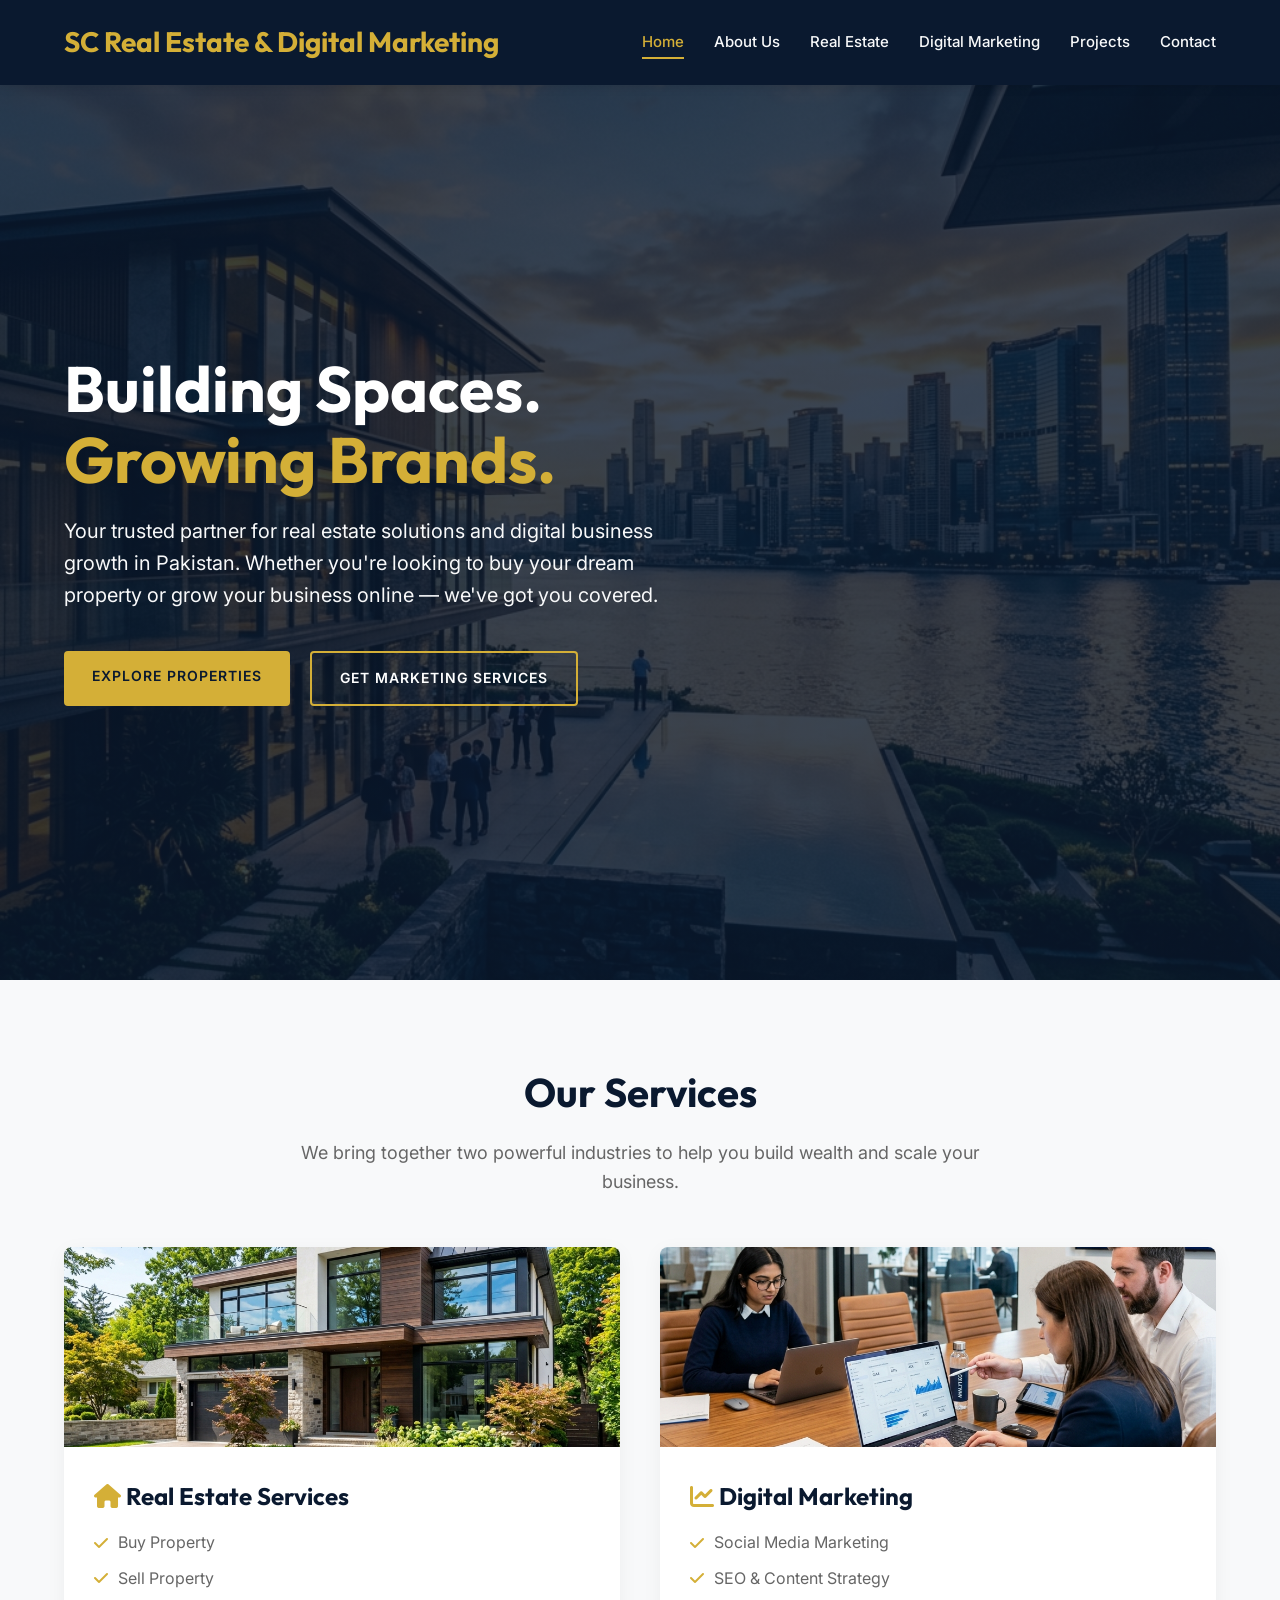
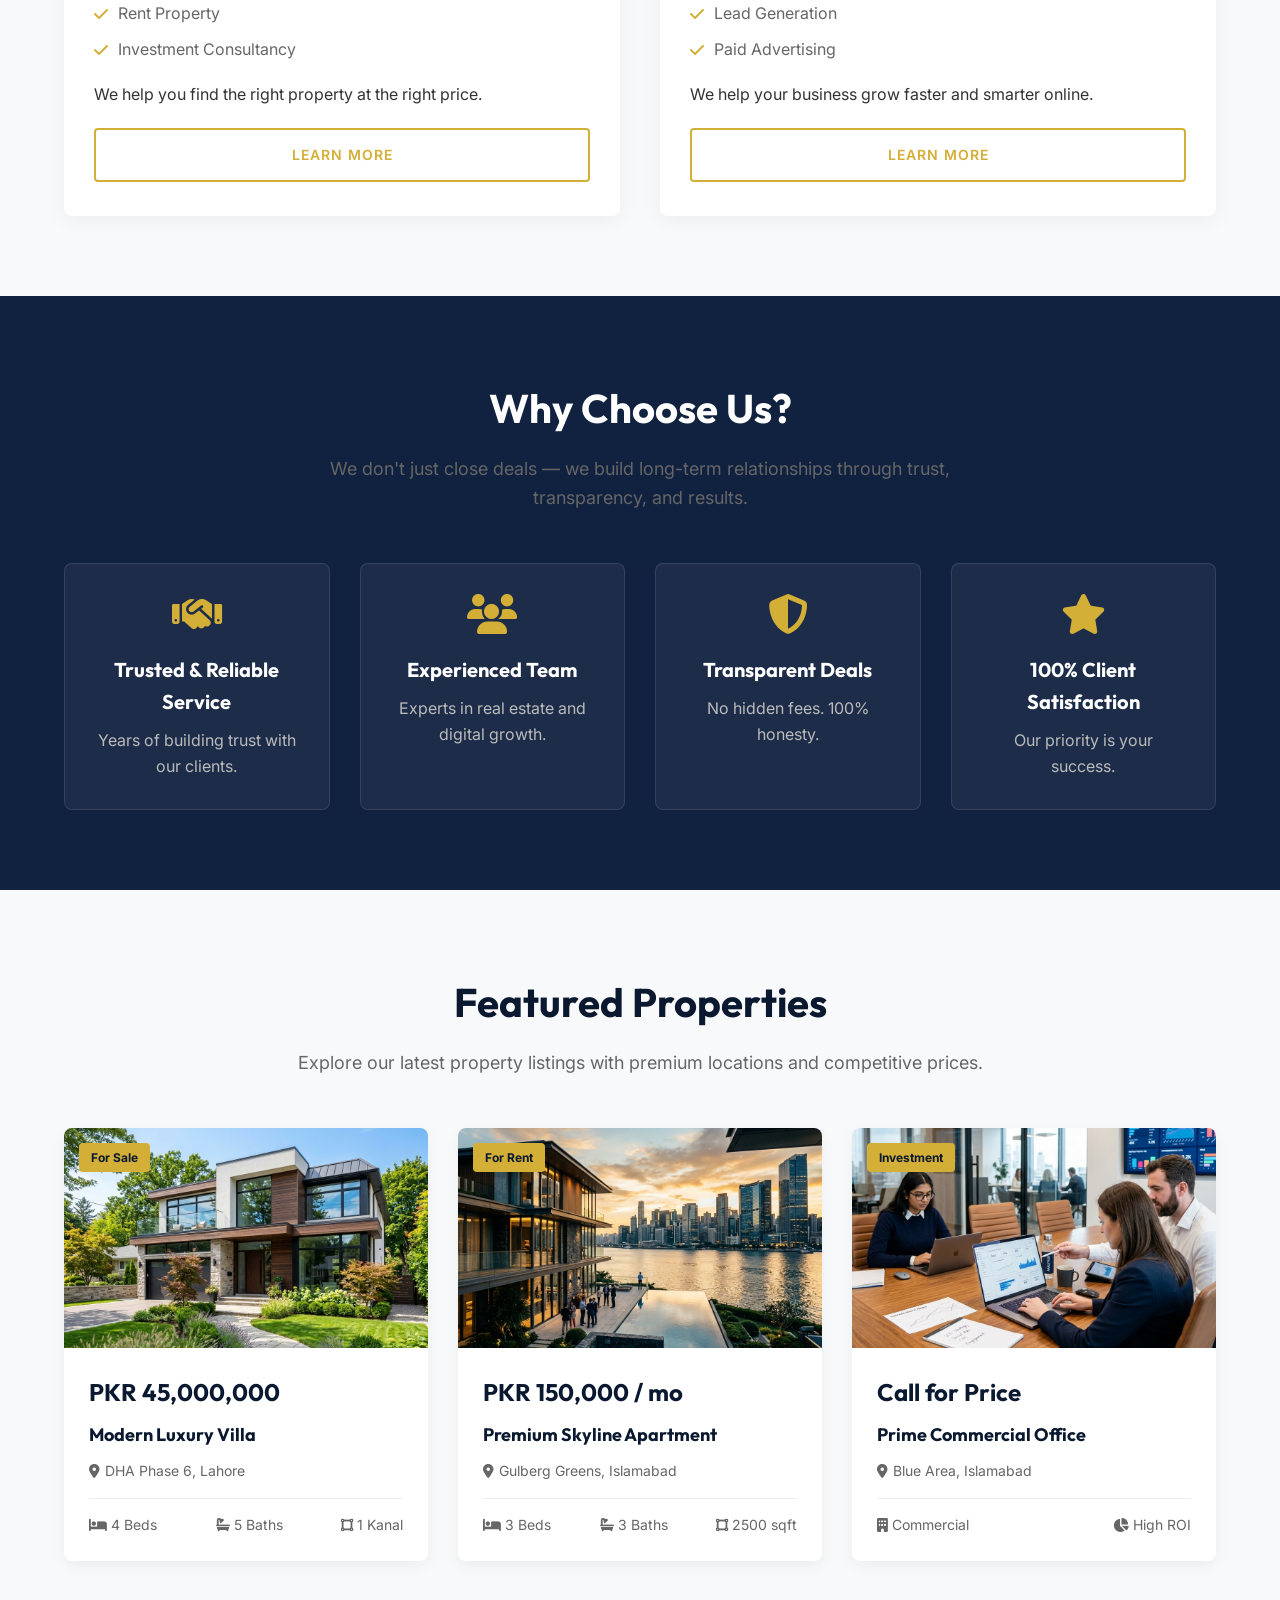
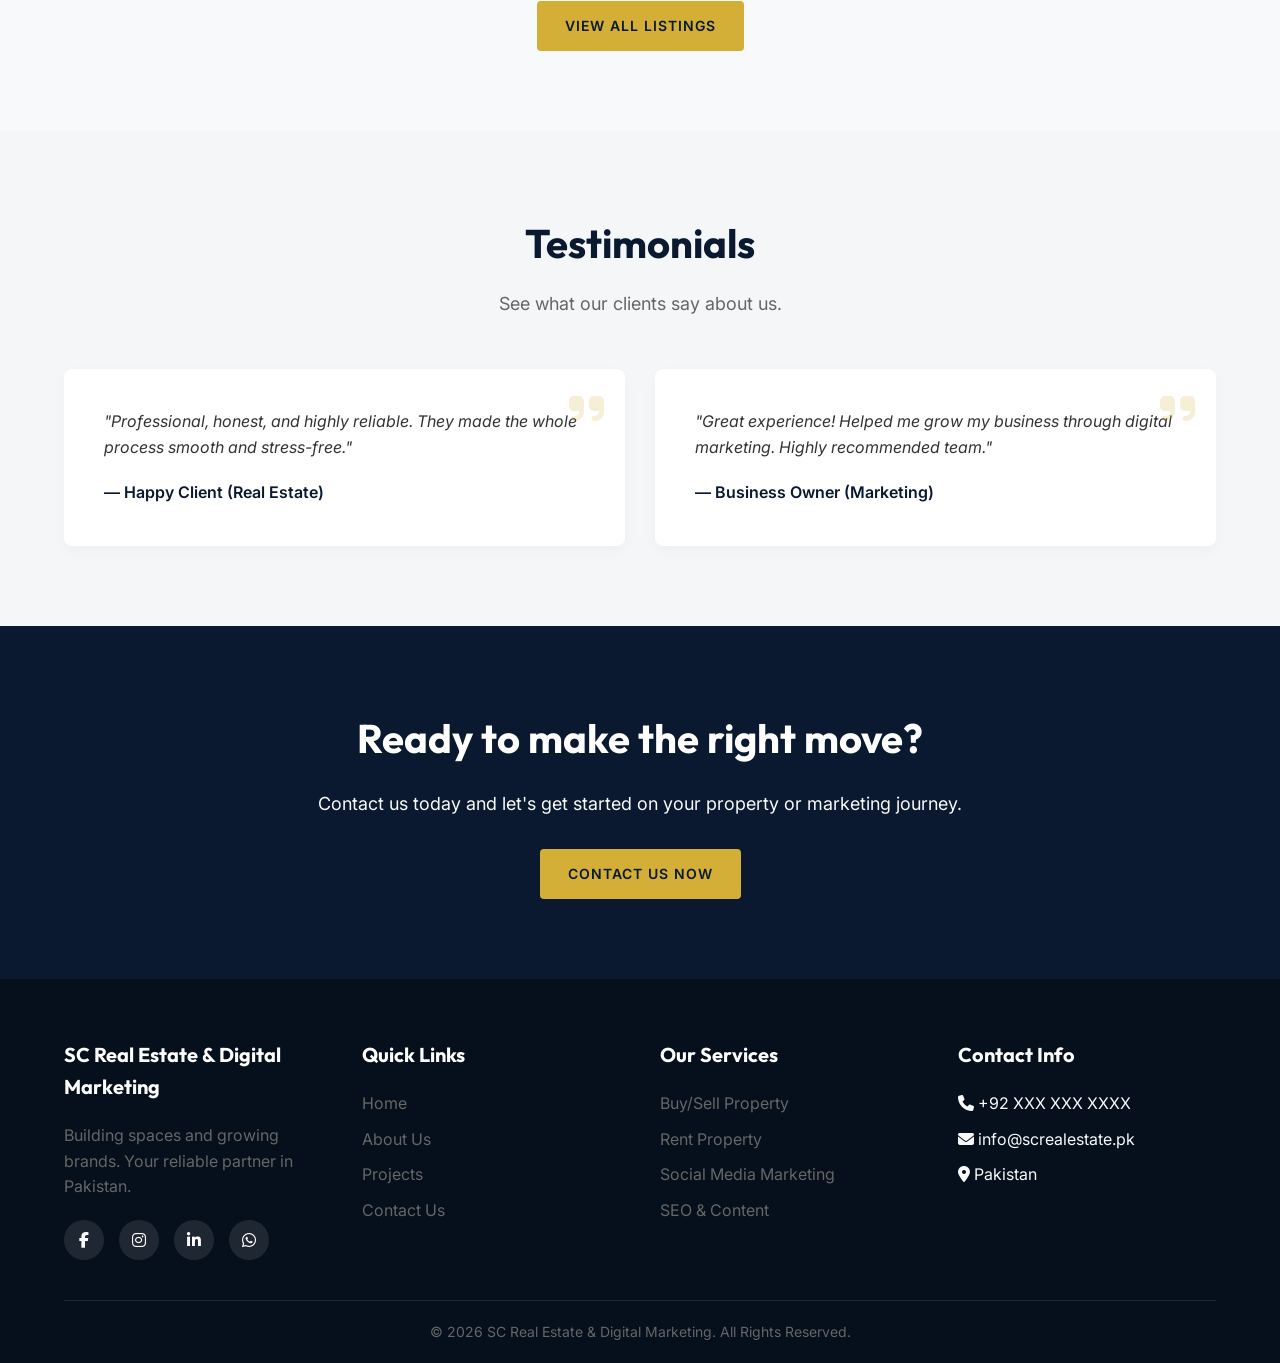
<file: index.html>
<!DOCTYPE html>
<html lang="en">

<head>
  <meta charset="UTF-8">
  <meta name="viewport" content="width=device-width, initial-scale=1.0">
  <title>SC Real Estate & Digital Marketing | Home</title>
  <meta name="description"
    content="Your trusted partner for real estate solutions and digital business growth in Pakistan. Buy, sell, rent, invest, and grow your brand.">
  <link rel="stylesheet" href="https://cdnjs.cloudflare.com/ajax/libs/font-awesome/6.4.0/css/all.min.css">
  <link rel="stylesheet" href="styles.css">
</head>

<body>

  <!-- Header -->
  <header>
    <a href="index.html" class="logo">
      <h3 style="color: var(--secondary-color);">SC Real Estate & Digital Marketing</h3>
    </a>
    <nav class="nav-links">
      <a href="index.html">Home </a>
      <a href="about.html">About Us</a>
      <a href="real-estate.html">Real Estate</a>
      <a href="digital-marketing.html">Digital Marketing</a>
      <a href="projects.html">Projects</a>
      <a href="contact.html">Contact</a>
    </nav>
    <button class="mobile-menu-btn"><i class="fas fa-bars"></i></button>
  </header>

  <!-- Hero Section -->
  <section class="hero">
    <div class="hero-content">
      <h1>Building Spaces.<br><span>Growing Brands.</span></h1>
      <p>Your trusted partner for real estate solutions and digital business growth in Pakistan. Whether you're looking
        to buy your dream property or grow your business online — we've got you covered.</p>
      <div class="hero-btns">
        <a href="real-estate.html" class="btn btn-primary">Explore Properties</a>
        <a href="digital-marketing.html" class="btn btn-outline text-white">Get Marketing Services</a>
      </div>
    </div>
  </section>

  <!-- Services Section -->
  <section class="section" id="services">
    <div class="container">
      <h2 class="section-title">Our Services</h2>
      <p class="section-subtitle">We bring together two powerful industries to help you build wealth and scale your
        business.</p>

      <div class="services-grid">
        <!-- Real Estate Card -->
        <div class="service-card">
          <img src="assets/images/real_estate_service_1777568043648.png" alt="Real Estate Services" class="service-img">
          <div class="service-content">
            <h3><i class="fas fa-home text-gold"></i> Real Estate Services</h3>
            <ul class="service-list">
              <li><i class="fas fa-check"></i> Buy Property</li>
              <li><i class="fas fa-check"></i> Sell Property</li>
              <li><i class="fas fa-check"></i> Rent Property</li>
              <li><i class="fas fa-check"></i> Investment Consultancy</li>
            </ul>
            <p class="text-muted" style="margin-bottom: 20px;">We help you find the right property at the right price.
            </p>
            <a href="real-estate.html" class="btn btn-outline" style="width:100%; text-align:center;">Learn More</a>
          </div>
        </div>

        <!-- Digital Marketing Card -->
        <div class="service-card">
          <img src="assets/images/digital_marketing_service_1777568061207.png" alt="Digital Marketing Services"
            class="service-img">
          <div class="service-content">
            <h3><i class="fas fa-chart-line text-gold"></i> Digital Marketing</h3>
            <ul class="service-list">
              <li><i class="fas fa-check"></i> Social Media Marketing</li>
              <li><i class="fas fa-check"></i> SEO & Content Strategy</li>
              <li><i class="fas fa-check"></i> Lead Generation</li>
              <li><i class="fas fa-check"></i> Paid Advertising</li>
            </ul>
            <p class="text-muted" style="margin-bottom: 20px;">We help your business grow faster and smarter online.</p>
            <a href="digital-marketing.html" class="btn btn-outline" style="width:100%; text-align:center;">Learn
              More</a>
          </div>
        </div>
      </div>
    </div>
  </section>

  <!-- Why Choose Us -->
  <section class="section why-choose-us">
    <div class="container">
      <h2 class="section-title">Why Choose Us?</h2>
      <p class="section-subtitle">We don't just close deals — we build long-term relationships through trust,
        transparency, and results.</p>

      <div class="features-grid">
        <div class="feature-item">
          <i class="fas fa-handshake feature-icon"></i>
          <h4>Trusted & Reliable Service</h4>
          <p class="text-muted" style="color: #bbb;">Years of building trust with our clients.</p>
        </div>
        <div class="feature-item">
          <i class="fas fa-users feature-icon"></i>
          <h4>Experienced Team</h4>
          <p class="text-muted" style="color: #bbb;">Experts in real estate and digital growth.</p>
        </div>
        <div class="feature-item">
          <i class="fas fa-shield-alt feature-icon"></i>
          <h4>Transparent Deals</h4>
          <p class="text-muted" style="color: #bbb;">No hidden fees. 100% honesty.</p>
        </div>
        <div class="feature-item">
          <i class="fas fa-star feature-icon"></i>
          <h4>100% Client Satisfaction</h4>
          <p class="text-muted" style="color: #bbb;">Our priority is your success.</p>
        </div>
      </div>
    </div>
  </section>

  <!-- Featured Properties -->
  <section class="section bg-light">
    <div class="container">
      <h2 class="section-title">Featured Properties</h2>
      <p class="section-subtitle">Explore our latest property listings with premium locations and competitive prices.
      </p>

      <div class="properties-grid">
        <!-- Property 1 -->
        <div class="property-card">
          <div class="property-img-wrapper">
            <span class="property-tag">For Sale</span>
            <img src="assets/images/real_estate_service_1777568043648.png" alt="Modern House" class="property-img">
          </div>
          <div class="property-content">
            <div class="property-price">PKR 45,000,000</div>
            <h4 class="property-title">Modern Luxury Villa</h4>
            <div class="property-location"><i class="fas fa-map-marker-alt"></i> DHA Phase 6, Lahore</div>
            <div class="property-meta">
              <span><i class="fas fa-bed"></i> 4 Beds</span>
              <span><i class="fas fa-bath"></i> 5 Baths</span>
              <span><i class="fas fa-vector-square"></i> 1 Kanal</span>
            </div>
          </div>
        </div>
        <!-- Property 2 -->
        <div class="property-card">
          <div class="property-img-wrapper">
            <span class="property-tag">For Rent</span>
            <img src="assets/images/hero_bg_1777567680538.png" alt="Apartment" class="property-img">
          </div>
          <div class="property-content">
            <div class="property-price">PKR 150,000 / mo</div>
            <h4 class="property-title">Premium Skyline Apartment</h4>
            <div class="property-location"><i class="fas fa-map-marker-alt"></i> Gulberg Greens, Islamabad</div>
            <div class="property-meta">
              <span><i class="fas fa-bed"></i> 3 Beds</span>
              <span><i class="fas fa-bath"></i> 3 Baths</span>
              <span><i class="fas fa-vector-square"></i> 2500 sqft</span>
            </div>
          </div>
        </div>
        <!-- Property 3 -->
        <div class="property-card">
          <div class="property-img-wrapper">
            <span class="property-tag">Investment</span>
            <img src="assets/images/digital_marketing_service_1777568061207.png" alt="Commercial Space"
              class="property-img">
          </div>
          <div class="property-content">
            <div class="property-price">Call for Price</div>
            <h4 class="property-title">Prime Commercial Office</h4>
            <div class="property-location"><i class="fas fa-map-marker-alt"></i> Blue Area, Islamabad</div>
            <div class="property-meta">
              <span><i class="fas fa-building"></i> Commercial</span>
              <span><i class="fas fa-chart-pie"></i> High ROI</span>
            </div>
          </div>
        </div>
      </div>

      <div class="text-center" style="margin-top: 40px;">
        <a href="projects.html" class="btn btn-primary">View All Listings</a>
      </div>
    </div>
  </section>

  <!-- Testimonials -->
  <section class="section testimonials">
    <div class="container">
      <h2 class="section-title">Testimonials</h2>
      <p class="section-subtitle">See what our clients say about us.</p>

      <div class="testimonial-grid">
        <div class="testimonial-card">
          <i class="fas fa-quote-right quote-icon"></i>
          <p class="testimonial-text">"Professional, honest, and highly reliable. They made the whole process smooth and
            stress-free."</p>
          <p class="testimonial-author">— Happy Client (Real Estate)</p>
        </div>
        <div class="testimonial-card">
          <i class="fas fa-quote-right quote-icon"></i>
          <p class="testimonial-text">"Great experience! Helped me grow my business through digital marketing. Highly
            recommended team."</p>
          <p class="testimonial-author">— Business Owner (Marketing)</p>
        </div>
      </div>
    </div>
  </section>

  <!-- Call To Action -->
  <section class="cta">
    <div class="container">
      <h2>Ready to make the right move?</h2>
      <p>Contact us today and let's get started on your property or marketing journey.</p>
      <a href="contact.html" class="btn btn-primary">Contact Us Now</a>
    </div>
  </section>

  <!-- Footer -->
  <footer>
    <div class="container">
      <div class="footer-grid">
        <div class="footer-col">
          <h4>SC Real Estate & Digital Marketing</h4>
          <p>Building spaces and growing brands. Your reliable partner in Pakistan.</p>
          <div class="social-links">
            <a href="#"><i class="fab fa-facebook-f"></i></a>
            <a href="#"><i class="fab fa-instagram"></i></a>
            <a href="#"><i class="fab fa-linkedin-in"></i></a>
            <a href="#"><i class="fab fa-whatsapp"></i></a>
          </div>
        </div>
        <div class="footer-col">
          <h4>Quick Links</h4>
          <ul class="footer-links">
            <li><a href="index.html">Home</a></li>
            <li><a href="about.html">About Us</a></li>
            <li><a href="projects.html">Projects</a></li>
            <li><a href="contact.html">Contact Us</a></li>
          </ul>
        </div>
        <div class="footer-col">
          <h4>Our Services</h4>
          <ul class="footer-links">
            <li><a href="real-estate.html">Buy/Sell Property</a></li>
            <li><a href="real-estate.html">Rent Property</a></li>
            <li><a href="digital-marketing.html">Social Media Marketing</a></li>
            <li><a href="digital-marketing.html">SEO & Content</a></li>
          </ul>
        </div>
        <div class="footer-col">
          <h4>Contact Info</h4>
          <ul class="footer-links">
            <li><i class="fas fa-phone"></i> +92 XXX XXX XXXX</li>
            <li><i class="fas fa-envelope"></i> info@screalestate.pk</li>
            <li><i class="fas fa-map-marker-alt"></i> Pakistan</li>
          </ul>
        </div>
      </div>
      <div class="footer-bottom">
        &copy; 2026 SC Real Estate & Digital Marketing. All Rights Reserved.
      </div>
    </div>
  </footer>

  <script src="main.js"></script>
</body>

</html>
</file>
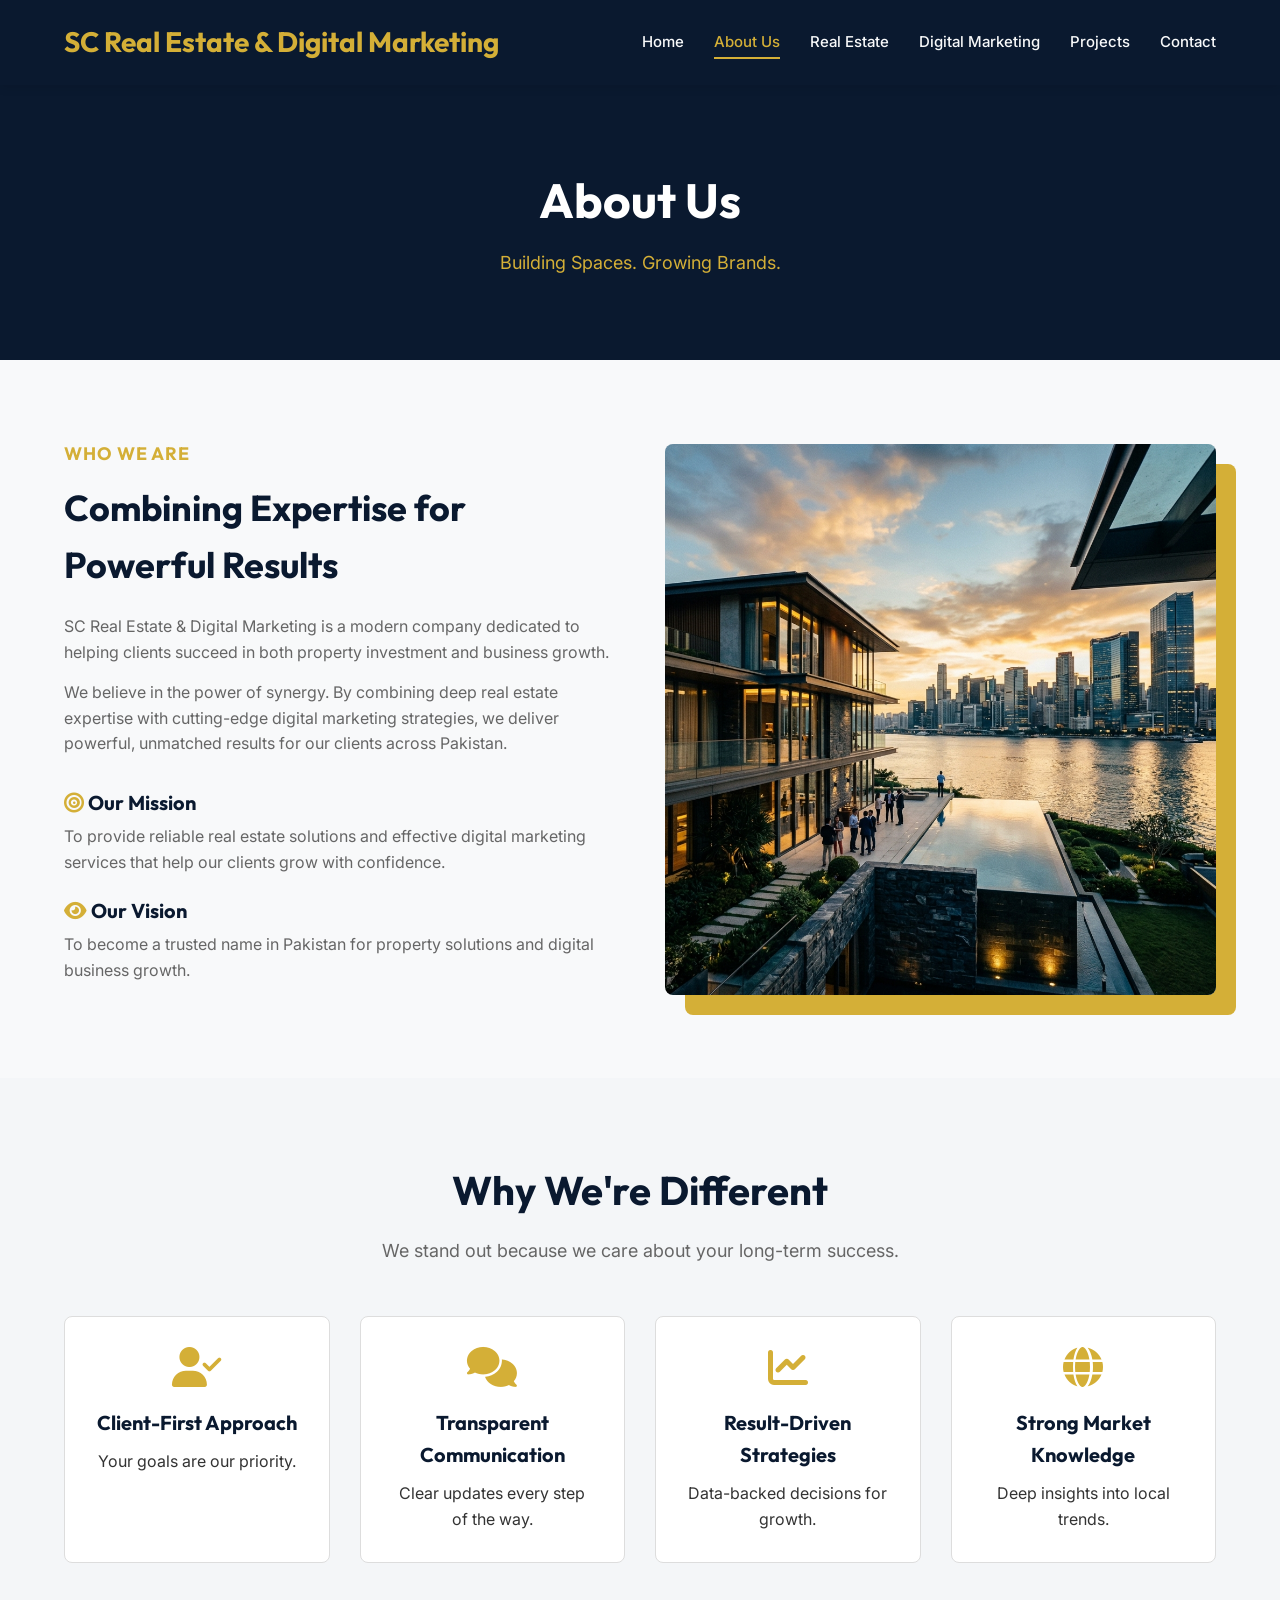
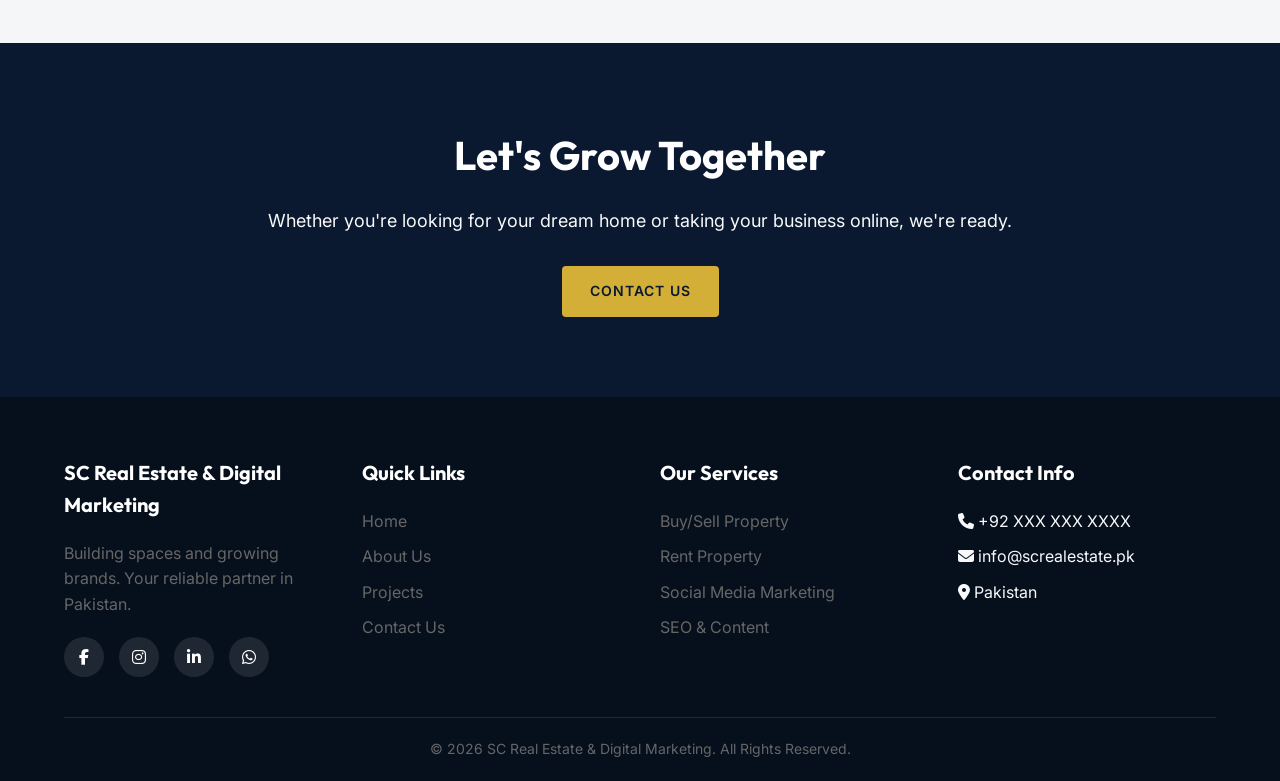
<file: about.html>
<!DOCTYPE html>
<html lang="en">

<head>
  <meta charset="UTF-8">
  <meta name="viewport" content="width=device-width, initial-scale=1.0">
  <title>About Us | SC Real Estate & Digital Marketing</title>
  <meta name="description"
    content="Learn about SC Real Estate & Digital Marketing. Our mission, vision, and why we are different.">
  <link rel="stylesheet" href="https://cdnjs.cloudflare.com/ajax/libs/font-awesome/6.4.0/css/all.min.css">
  <link rel="stylesheet" href="styles.css">
</head>

<body>

  <!-- Header -->
  <header>
    <a href="index.html" class="logo">
    <h3 style="color: var(--secondary-color);">SC Real Estate & Digital Marketing</h3>
    </a>
    <nav class="nav-links">
      <a href="index.html">Home</a>
      <a href="about.html" class="active">About Us</a>
      <a href="real-estate.html">Real Estate</a>
      <a href="digital-marketing.html">Digital Marketing</a>
      <a href="projects.html">Projects</a>
      <a href="contact.html">Contact</a>
    </nav>
    <button class="mobile-menu-btn"><i class="fas fa-bars"></i></button>
  </header>

  <div class="page-header">
    <div class="container">
      <h1>About Us</h1>
      <p>Building Spaces. Growing Brands.</p>
    </div>
  </div>

  <section class="section">
    <div class="container">
      <div class="about-content">
        <div class="about-text">
          <h2 class="text-gold"
            style="font-size: 18px; text-transform: uppercase; letter-spacing: 1px; margin-bottom: 10px;">Who We Are
          </h2>
          <h2 style="color: var(--primary-color);">Combining Expertise for Powerful Results</h2>
          <p>SC Real Estate & Digital Marketing is a modern company dedicated to helping clients succeed in both
            property investment and business growth.</p>
          <p>We believe in the power of synergy. By combining deep real estate expertise with cutting-edge digital
            marketing strategies, we deliver powerful, unmatched results for our clients across Pakistan.</p>

          <div style="margin-top: 30px;">
            <div style="margin-bottom: 20px;">
              <h4 style="font-size: 20px; margin-bottom: 5px;"><i class="fas fa-bullseye text-gold"></i> Our Mission
              </h4>
              <p class="text-muted">To provide reliable real estate solutions and effective digital marketing services
                that help our clients grow with confidence.</p>
            </div>
            <div>
              <h4 style="font-size: 20px; margin-bottom: 5px;"><i class="fas fa-eye text-gold"></i> Our Vision</h4>
              <p class="text-muted">To become a trusted name in Pakistan for property solutions and digital business
                growth.</p>
            </div>
          </div>
        </div>
        <div class="about-img-container">
          <img src="assets/images/hero_bg_1777567680538.png" alt="About SC Real Estate" class="about-img">
        </div>
      </div>
    </div>
  </section>

  <section class="section why-choose-us" style="background-color: var(--bg-light); color: var(--text-dark);">
    <div class="container">
      <h2 class="section-title" style="color: var(--primary-color);">Why We're Different</h2>
      <p class="section-subtitle">We stand out because we care about your long-term success.</p>

      <div class="features-grid">
        <div class="feature-item" style="background: var(--white); border: 1px solid #ddd; color: var(--text-dark);">
          <i class="fas fa-user-check feature-icon"></i>
          <h4 style="color: var(--primary-color);">Client-First Approach</h4>
          <p class="text-muted">Your goals are our priority.</p>
        </div>
        <div class="feature-item" style="background: var(--white); border: 1px solid #ddd; color: var(--text-dark);">
          <i class="fas fa-comments feature-icon"></i>
          <h4 style="color: var(--primary-color);">Transparent Communication</h4>
          <p class="text-muted">Clear updates every step of the way.</p>
        </div>
        <div class="feature-item" style="background: var(--white); border: 1px solid #ddd; color: var(--text-dark);">
          <i class="fas fa-chart-line feature-icon"></i>
          <h4 style="color: var(--primary-color);">Result-Driven Strategies</h4>
          <p class="text-muted">Data-backed decisions for growth.</p>
        </div>
        <div class="feature-item" style="background: var(--white); border: 1px solid #ddd; color: var(--text-dark);">
          <i class="fas fa-globe feature-icon"></i>
          <h4 style="color: var(--primary-color);">Strong Market Knowledge</h4>
          <p class="text-muted">Deep insights into local trends.</p>
        </div>
      </div>
    </div>
  </section>

  <!-- CTA -->
  <section class="cta">
    <div class="container">
      <h2>Let's Grow Together</h2>
      <p>Whether you're looking for your dream home or taking your business online, we're ready.</p>
      <a href="contact.html" class="btn btn-primary">Contact Us</a>
    </div>
  </section>

  <!-- Footer -->
  <footer>
    <div class="container">
      <div class="footer-grid">
        <div class="footer-col">
          <h4>SC Real Estate & Digital Marketing</h4>
          <p>Building spaces and growing brands. Your reliable partner in Pakistan.</p>
          <div class="social-links">
            <a href="#"><i class="fab fa-facebook-f"></i></a>
            <a href="#"><i class="fab fa-instagram"></i></a>
            <a href="#"><i class="fab fa-linkedin-in"></i></a>
            <a href="#"><i class="fab fa-whatsapp"></i></a>
          </div>
        </div>
        <div class="footer-col">
          <h4>Quick Links</h4>
          <ul class="footer-links">
            <li><a href="index.html">Home</a></li>
            <li><a href="about.html">About Us</a></li>
            <li><a href="projects.html">Projects</a></li>
            <li><a href="contact.html">Contact Us</a></li>
          </ul>
        </div>
        <div class="footer-col">
          <h4>Our Services</h4>
          <ul class="footer-links">
            <li><a href="real-estate.html">Buy/Sell Property</a></li>
            <li><a href="real-estate.html">Rent Property</a></li>
            <li><a href="digital-marketing.html">Social Media Marketing</a></li>
            <li><a href="digital-marketing.html">SEO & Content</a></li>
          </ul>
        </div>
        <div class="footer-col">
          <h4>Contact Info</h4>
          <ul class="footer-links">
            <li><i class="fas fa-phone"></i> +92 XXX XXX XXXX</li>
            <li><i class="fas fa-envelope"></i> info@screalestate.pk</li>
            <li><i class="fas fa-map-marker-alt"></i> Pakistan</li>
          </ul>
        </div>
      </div>
      <div class="footer-bottom">
        &copy; 2026 SC Real Estate & Digital Marketing. All Rights Reserved.
      </div>
    </div>
  </footer>

  <script src="main.js"></script>
</body>

</html>
</file>
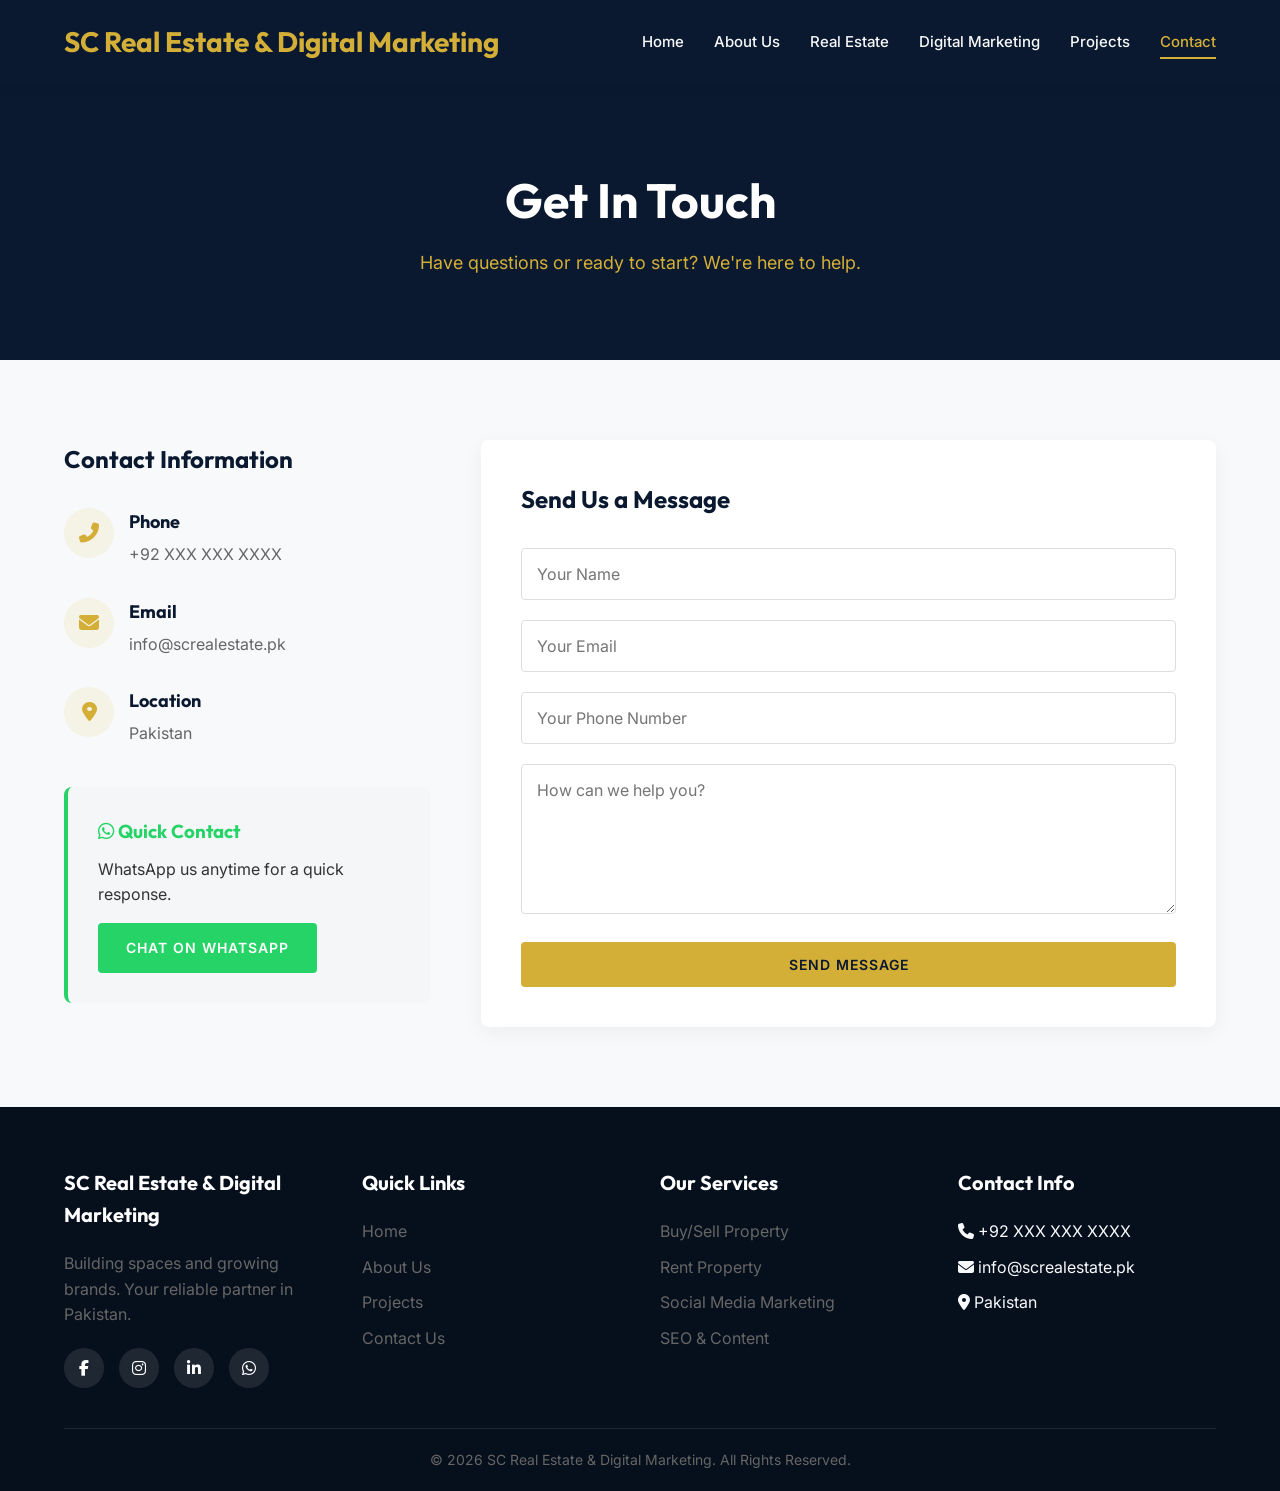
<file: contact.html>
<!DOCTYPE html>
<html lang="en">
<head>
  <meta charset="UTF-8">
  <meta name="viewport" content="width=device-width, initial-scale=1.0">
  <title>Contact Us | SC Real Estate & Digital Marketing</title>
  <meta name="description" content="Get in touch with us for real estate solutions and digital marketing services.">
  <link rel="stylesheet" href="https://cdnjs.cloudflare.com/ajax/libs/font-awesome/6.4.0/css/all.min.css">
  <link rel="stylesheet" href="styles.css">
</head>
<body>

  <!-- Header -->
  <header>
    <a href="index.html" class="logo">
      <h3 style="color: var(--secondary-color);">SC Real Estate & Digital Marketing</h3>
    </a>
    <nav class="nav-links">
      <a href="index.html">Home</a>
      <a href="about.html">About Us</a>
      <a href="real-estate.html">Real Estate</a>
      <a href="digital-marketing.html">Digital Marketing</a>
      <a href="projects.html">Projects</a>
      <a href="contact.html" class="active">Contact</a>
    </nav>
    <button class="mobile-menu-btn"><i class="fas fa-bars"></i></button>
  </header>

  <div class="page-header">
    <div class="container">
      <h1>Get In Touch</h1>
      <p>Have questions or ready to start? We're here to help.</p>
    </div>
  </div>

  <section class="section">
    <div class="container">
      <div class="contact-wrapper">
        
        <!-- Contact Details -->
        <div class="contact-details">
          <h2 style="margin-bottom: 30px; color: var(--primary-color);">Contact Information</h2>
          
          <div class="contact-info-item">
            <div class="contact-info-icon"><i class="fas fa-phone-alt"></i></div>
            <div class="contact-info-content">
              <h4>Phone</h4>
              <p>+92 XXX XXX XXXX</p>
            </div>
          </div>
          
          <div class="contact-info-item">
            <div class="contact-info-icon"><i class="fas fa-envelope"></i></div>
            <div class="contact-info-content">
              <h4>Email</h4>
              <p>info@screalestate.pk</p>
            </div>
          </div>
          
          <div class="contact-info-item">
            <div class="contact-info-icon"><i class="fas fa-map-marker-alt"></i></div>
            <div class="contact-info-content">
              <h4>Location</h4>
              <p>Pakistan</p>
            </div>
          </div>
          
          <div style="margin-top: 40px; padding: 30px; background: var(--bg-light); border-radius: var(--border-radius); border-left: 4px solid #25D366;">
            <h3 style="margin-bottom: 10px; color: #25D366;"><i class="fab fa-whatsapp"></i> Quick Contact</h3>
            <p class="text-muted" style="margin-bottom: 15px;">WhatsApp us anytime for a quick response.</p>
            <a href="https://wa.me/92XXXXXXXXXX" target="_blank" class="btn btn-primary" style="background-color: #25D366; color: white;">Chat on WhatsApp</a>
          </div>
        </div>
        
        <!-- Contact Form -->
        <div class="contact-form-container">
          <div class="contact-form">
            <h2 style="margin-bottom: 30px; color: var(--primary-color);">Send Us a Message</h2>
            <form action="#" method="POST" onsubmit="event.preventDefault(); alert('Thank you for contacting us! We will get back to you soon.');">
              <div class="form-group">
                <input type="text" class="form-control" placeholder="Your Name" required>
              </div>
              <div class="form-group">
                <input type="email" class="form-control" placeholder="Your Email" required>
              </div>
              <div class="form-group">
                <input type="tel" class="form-control" placeholder="Your Phone Number" required>
              </div>
              <div class="form-group">
                <textarea class="form-control" placeholder="How can we help you?" required></textarea>
              </div>
              <button type="submit" class="btn btn-primary" style="width: 100%;">Send Message</button>
            </form>
          </div>
        </div>

      </div>
    </div>
  </section>

  <!-- Footer -->
  <footer>
    <div class="container">
      <div class="footer-grid">
        <div class="footer-col">
          <h4>SC Real Estate & Digital Marketing</h4>
          <p>Building spaces and growing brands. Your reliable partner in Pakistan.</p>
          <div class="social-links">
            <a href="#"><i class="fab fa-facebook-f"></i></a>
            <a href="#"><i class="fab fa-instagram"></i></a>
            <a href="#"><i class="fab fa-linkedin-in"></i></a>
            <a href="#"><i class="fab fa-whatsapp"></i></a>
          </div>
        </div>
        <div class="footer-col">
          <h4>Quick Links</h4>
          <ul class="footer-links">
            <li><a href="index.html">Home</a></li>
            <li><a href="about.html">About Us</a></li>
            <li><a href="projects.html">Projects</a></li>
            <li><a href="contact.html">Contact Us</a></li>
          </ul>
        </div>
        <div class="footer-col">
          <h4>Our Services</h4>
          <ul class="footer-links">
            <li><a href="real-estate.html">Buy/Sell Property</a></li>
            <li><a href="real-estate.html">Rent Property</a></li>
            <li><a href="digital-marketing.html">Social Media Marketing</a></li>
            <li><a href="digital-marketing.html">SEO & Content</a></li>
          </ul>
        </div>
        <div class="footer-col">
          <h4>Contact Info</h4>
          <ul class="footer-links">
            <li><i class="fas fa-phone"></i> +92 XXX XXX XXXX</li>
            <li><i class="fas fa-envelope"></i> info@screalestate.pk</li>
            <li><i class="fas fa-map-marker-alt"></i> Pakistan</li>
          </ul>
        </div>
      </div>
      <div class="footer-bottom">
        &copy; 2026 SC Real Estate & Digital Marketing. All Rights Reserved.
      </div>
    </div>
  </footer>

  <script src="main.js"></script>
</body>
</html>
</file>
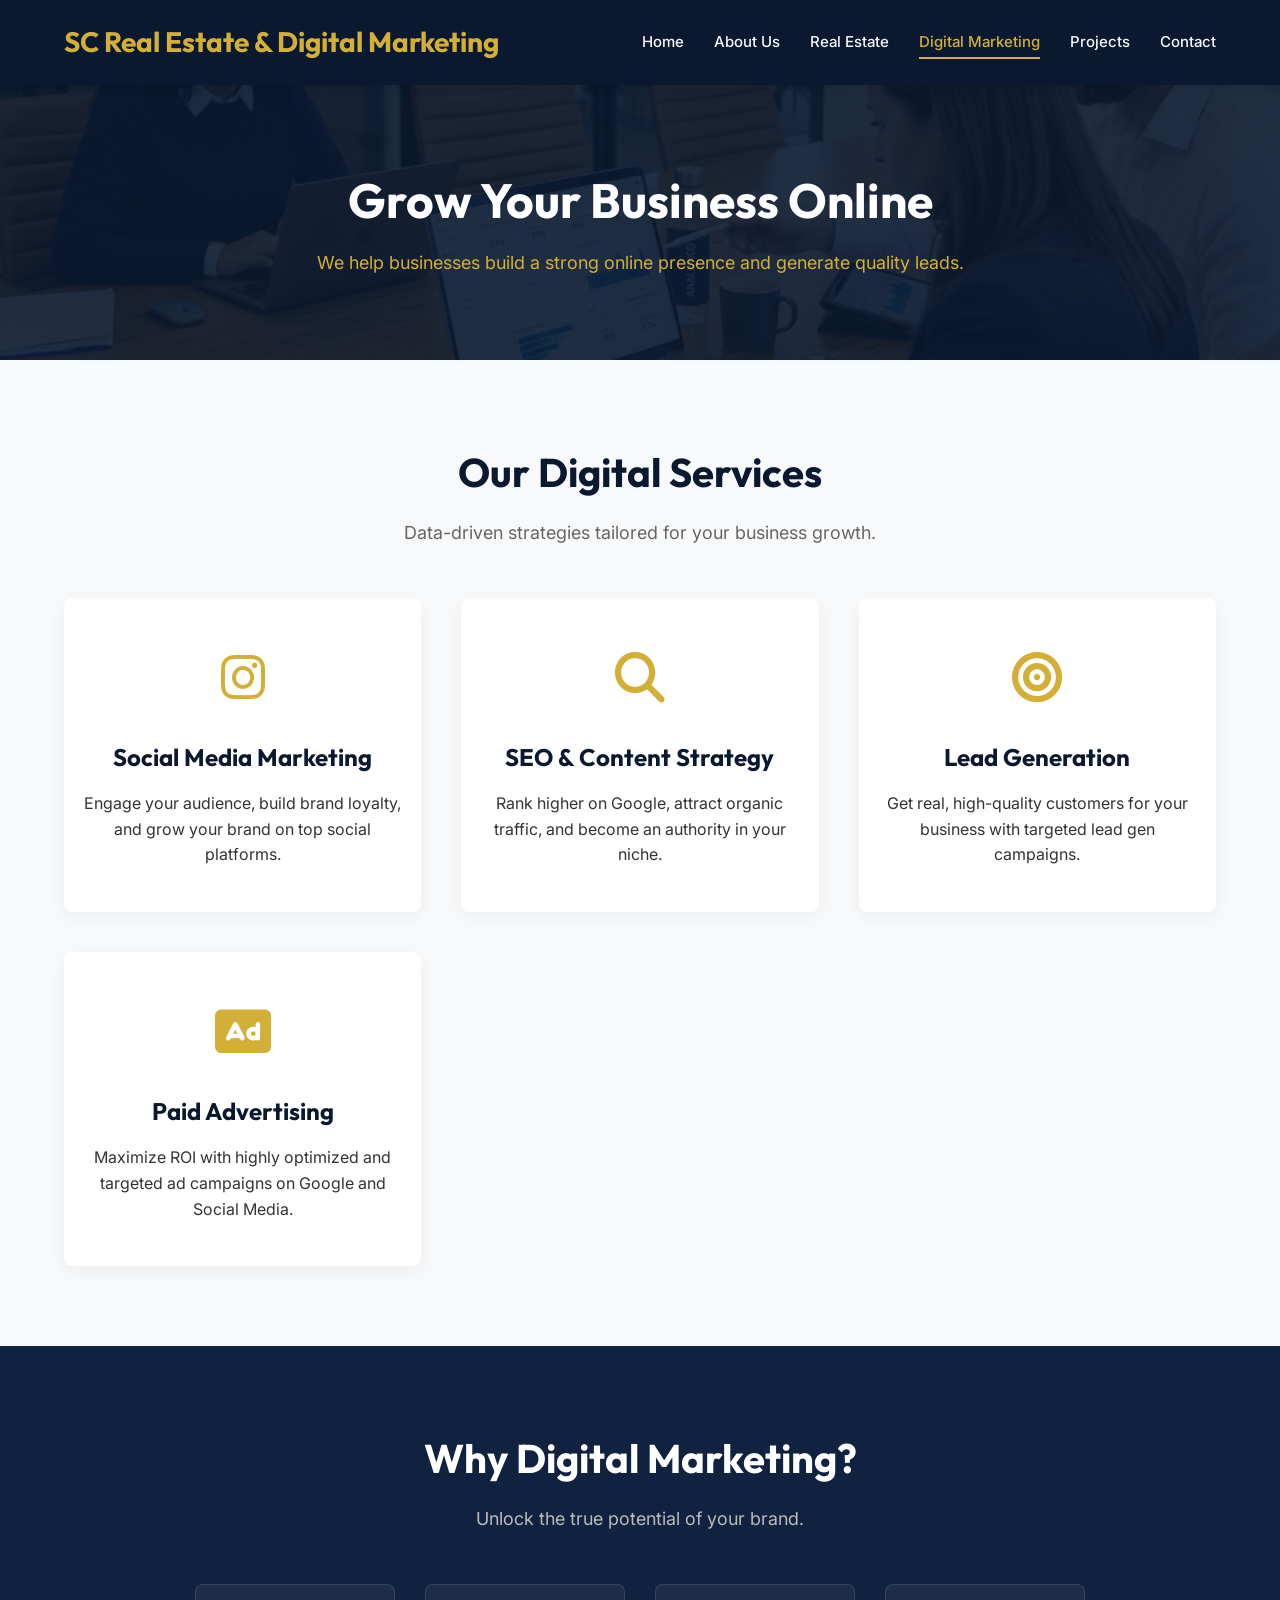
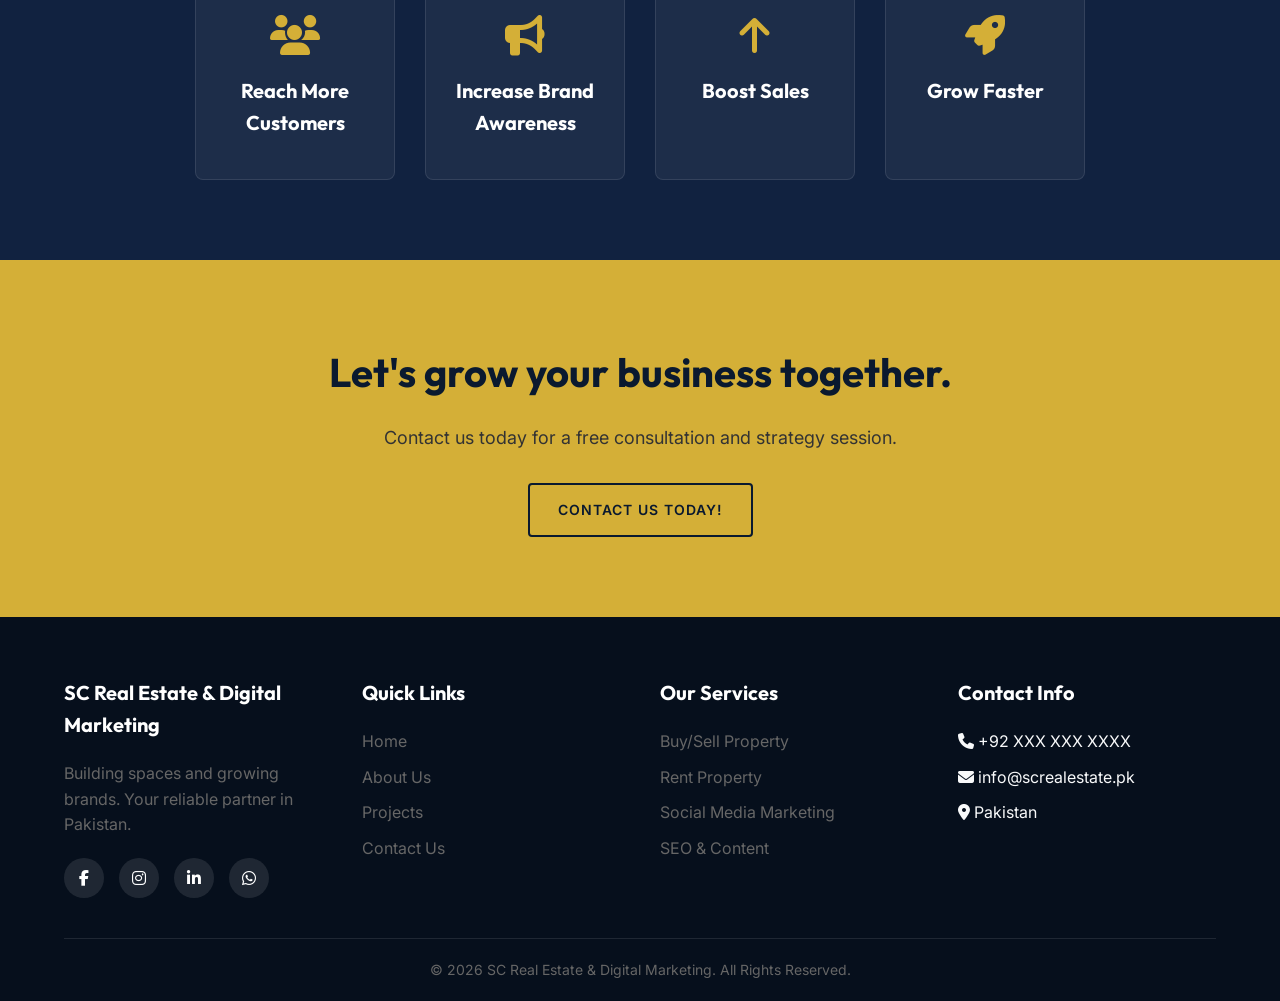
<file: digital-marketing.html>
<!DOCTYPE html>
<html lang="en">
<head>
  <meta charset="UTF-8">
  <meta name="viewport" content="width=device-width, initial-scale=1.0">
  <title>Digital Marketing | SC Real Estate & Digital Marketing</title>
  <meta name="description" content="Build a strong online presence and generate quality leads with our digital marketing services.">
  <link rel="stylesheet" href="https://cdnjs.cloudflare.com/ajax/libs/font-awesome/6.4.0/css/all.min.css">
  <link rel="stylesheet" href="styles.css">
</head>
<body>

  <!-- Header -->
  <header>
    <a href="index.html" class="logo">
      <h3 style="color: var(--secondary-color);">SC Real Estate & Digital Marketing</h3>
    </a>
    <nav class="nav-links">
      <a href="index.html">Home</a>
      <a href="about.html">About Us</a>
      <a href="real-estate.html">Real Estate</a>
      <a href="digital-marketing.html" class="active">Digital Marketing</a>
      <a href="projects.html">Projects</a>
      <a href="contact.html">Contact</a>
    </nav>
    <button class="mobile-menu-btn"><i class="fas fa-bars"></i></button>
  </header>

  <div class="page-header" style="background: linear-gradient(rgba(10, 25, 47, 0.9), rgba(10, 25, 47, 0.9)), url('assets/images/digital_marketing_service_1777568061207.png') center/cover;">
    <div class="container">
      <h1>Grow Your Business Online</h1>
      <p>We help businesses build a strong online presence and generate quality leads.</p>
    </div>
  </div>

  <section class="section">
    <div class="container">
      <h2 class="section-title">Our Digital Services</h2>
      <p class="section-subtitle">Data-driven strategies tailored for your business growth.</p>
      
      <div class="services-grid">
        <div class="service-card" style="text-align: center; padding: 40px 20px;">
          <div style="font-size: 50px; color: var(--secondary-color); margin-bottom: 20px;"><i class="fab fa-instagram"></i></div>
          <h3 style="font-size: 24px; margin-bottom: 15px;">Social Media Marketing</h3>
          <p class="text-muted">Engage your audience, build brand loyalty, and grow your brand on top social platforms.</p>
        </div>
        <div class="service-card" style="text-align: center; padding: 40px 20px;">
          <div style="font-size: 50px; color: var(--secondary-color); margin-bottom: 20px;"><i class="fas fa-search"></i></div>
          <h3 style="font-size: 24px; margin-bottom: 15px;">SEO & Content Strategy</h3>
          <p class="text-muted">Rank higher on Google, attract organic traffic, and become an authority in your niche.</p>
        </div>
        <div class="service-card" style="text-align: center; padding: 40px 20px;">
          <div style="font-size: 50px; color: var(--secondary-color); margin-bottom: 20px;"><i class="fas fa-bullseye"></i></div>
          <h3 style="font-size: 24px; margin-bottom: 15px;">Lead Generation</h3>
          <p class="text-muted">Get real, high-quality customers for your business with targeted lead gen campaigns.</p>
        </div>
        <div class="service-card" style="text-align: center; padding: 40px 20px;">
          <div style="font-size: 50px; color: var(--secondary-color); margin-bottom: 20px;"><i class="fas fa-ad"></i></div>
          <h3 style="font-size: 24px; margin-bottom: 15px;">Paid Advertising</h3>
          <p class="text-muted">Maximize ROI with highly optimized and targeted ad campaigns on Google and Social Media.</p>
        </div>
      </div>
    </div>
  </section>

  <section class="section why-choose-us">
    <div class="container text-center">
      <h2 class="section-title">Why Digital Marketing?</h2>
      <p class="section-subtitle" style="color: #bbb;">Unlock the true potential of your brand.</p>
      
      <div style="display: flex; justify-content: center; gap: 30px; flex-wrap: wrap;">
        <div class="feature-item" style="width: 200px;">
          <i class="fas fa-users feature-icon"></i>
          <h4>Reach More Customers</h4>
        </div>
        <div class="feature-item" style="width: 200px;">
          <i class="fas fa-bullhorn feature-icon"></i>
          <h4>Increase Brand Awareness</h4>
        </div>
        <div class="feature-item" style="width: 200px;">
          <i class="fas fa-arrow-up feature-icon"></i>
          <h4>Boost Sales</h4>
        </div>
        <div class="feature-item" style="width: 200px;">
          <i class="fas fa-rocket feature-icon"></i>
          <h4>Grow Faster</h4>
        </div>
      </div>
    </div>
  </section>

  <!-- CTA -->
  <section class="cta" style="background-color: var(--secondary-color); color: var(--primary-color);">
    <div class="container">
      <h2 style="color: var(--primary-color);">Let's grow your business together.</h2>
      <p style="color: var(--text-dark);">Contact us today for a free consultation and strategy session.</p>
      <a href="contact.html" class="btn btn-outline" style="border-color: var(--primary-color); color: var(--primary-color);">Contact Us Today!</a>
    </div>
  </section>

  <!-- Footer -->
  <footer>
    <div class="container">
      <div class="footer-grid">
        <div class="footer-col">
          <h4>SC Real Estate & Digital Marketing</h4>
          <p>Building spaces and growing brands. Your reliable partner in Pakistan.</p>
          <div class="social-links">
            <a href="#"><i class="fab fa-facebook-f"></i></a>
            <a href="#"><i class="fab fa-instagram"></i></a>
            <a href="#"><i class="fab fa-linkedin-in"></i></a>
            <a href="#"><i class="fab fa-whatsapp"></i></a>
          </div>
        </div>
        <div class="footer-col">
          <h4>Quick Links</h4>
          <ul class="footer-links">
            <li><a href="index.html">Home</a></li>
            <li><a href="about.html">About Us</a></li>
            <li><a href="projects.html">Projects</a></li>
            <li><a href="contact.html">Contact Us</a></li>
          </ul>
        </div>
        <div class="footer-col">
          <h4>Our Services</h4>
          <ul class="footer-links">
            <li><a href="real-estate.html">Buy/Sell Property</a></li>
            <li><a href="real-estate.html">Rent Property</a></li>
            <li><a href="digital-marketing.html">Social Media Marketing</a></li>
            <li><a href="digital-marketing.html">SEO & Content</a></li>
          </ul>
        </div>
        <div class="footer-col">
          <h4>Contact Info</h4>
          <ul class="footer-links">
            <li><i class="fas fa-phone"></i> +92 XXX XXX XXXX</li>
            <li><i class="fas fa-envelope"></i> info@screalestate.pk</li>
            <li><i class="fas fa-map-marker-alt"></i> Pakistan</li>
          </ul>
        </div>
      </div>
      <div class="footer-bottom">
        &copy; 2026 SC Real Estate & Digital Marketing. All Rights Reserved.
      </div>
    </div>
  </footer>

  <script src="main.js"></script>
</body>
</html>
</file>
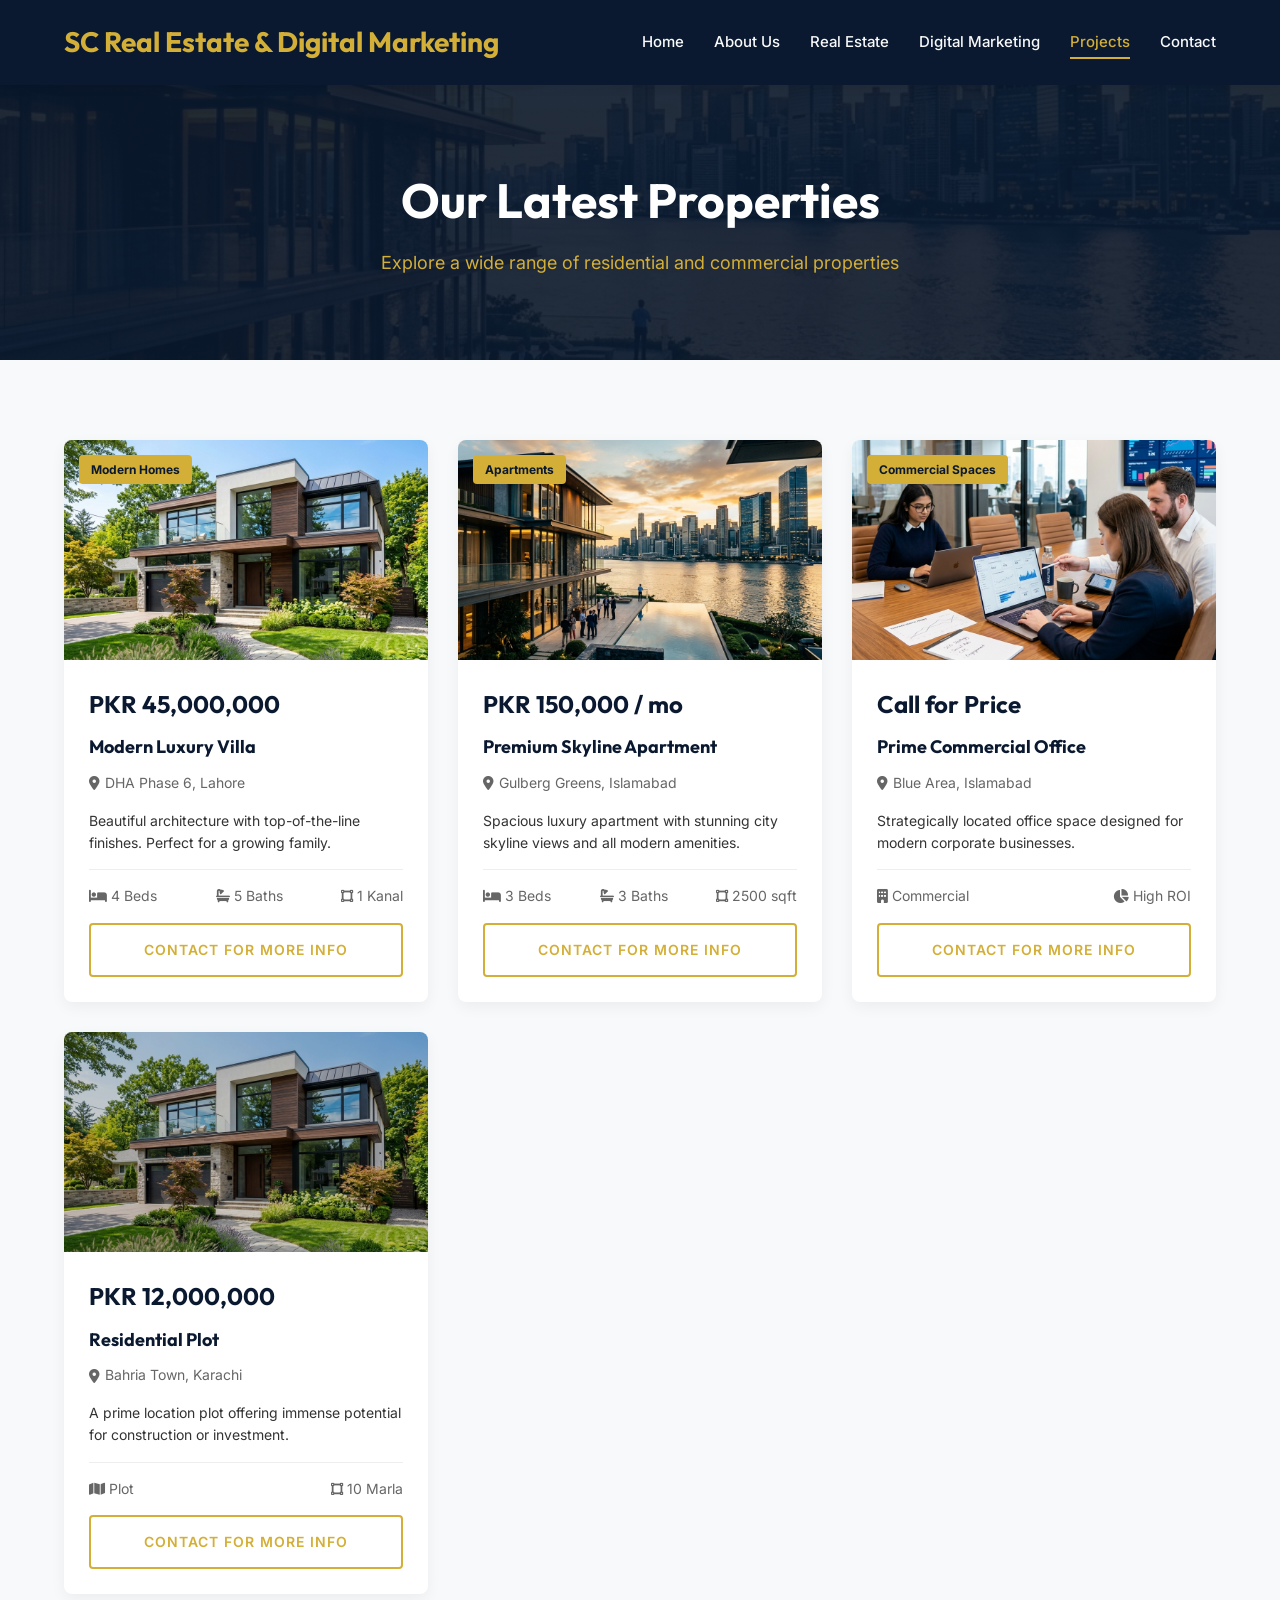
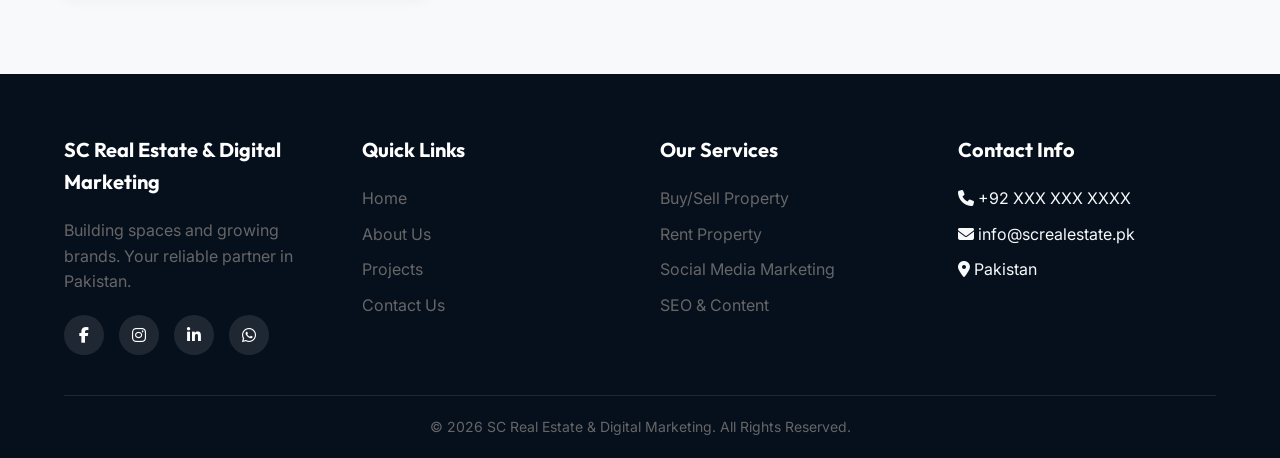
<file: projects.html>
<!DOCTYPE html>
<html lang="en">
<head>
  <meta charset="UTF-8">
  <meta name="viewport" content="width=device-width, initial-scale=1.0">
  <title>Projects & Listings | SC Real Estate & Digital Marketing</title>
  <meta name="description" content="Explore our latest properties: modern homes, apartments, commercial spaces, and investment plots.">
  <link rel="stylesheet" href="https://cdnjs.cloudflare.com/ajax/libs/font-awesome/6.4.0/css/all.min.css">
  <link rel="stylesheet" href="styles.css">
</head>
<body>

  <!-- Header -->
  <header>
    <a href="index.html" class="logo">
     <h3 style="color: var(--secondary-color);">SC Real Estate & Digital Marketing</h3>
    </a>
    <nav class="nav-links">
      <a href="index.html">Home</a>
      <a href="about.html">About Us</a>
      <a href="real-estate.html">Real Estate</a>
      <a href="digital-marketing.html">Digital Marketing</a>
      <a href="projects.html" class="active">Projects</a>
      <a href="contact.html">Contact</a>
    </nav>
    <button class="mobile-menu-btn"><i class="fas fa-bars"></i></button>
  </header>

  <div class="page-header" style="background: linear-gradient(rgba(10, 25, 47, 0.9), rgba(10, 25, 47, 0.9)), url('assets/images/hero_bg_1777567680538.png') center/cover;">
    <div class="container">
      <h1>Our Latest Properties</h1>
      <p>Explore a wide range of residential and commercial properties</p>
    </div>
  </div>

  <section class="section bg-light">
    <div class="container">
      
      <div class="properties-grid">
        <!-- Property 1 -->
        <div class="property-card">
          <div class="property-img-wrapper">
            <span class="property-tag">Modern Homes</span>
            <img src="assets/images/real_estate_service_1777568043648.png" alt="Modern Home" class="property-img">
          </div>
          <div class="property-content">
            <div class="property-price">PKR 45,000,000</div>
            <h4 class="property-title">Modern Luxury Villa</h4>
            <div class="property-location"><i class="fas fa-map-marker-alt"></i> DHA Phase 6, Lahore</div>
            <p class="text-muted" style="font-size: 14px; margin-bottom: 15px;">Beautiful architecture with top-of-the-line finishes. Perfect for a growing family.</p>
            <div class="property-meta" style="margin-bottom: 15px;">
              <span><i class="fas fa-bed"></i> 4 Beds</span>
              <span><i class="fas fa-bath"></i> 5 Baths</span>
              <span><i class="fas fa-vector-square"></i> 1 Kanal</span>
            </div>
            <a href="contact.html" class="btn btn-outline" style="width: 100%; text-align: center;">Contact for More Info</a>
          </div>
        </div>
        
        <!-- Property 2 -->
        <div class="property-card">
          <div class="property-img-wrapper">
            <span class="property-tag">Apartments</span>
            <img src="assets/images/hero_bg_1777567680538.png" alt="Apartment" class="property-img">
          </div>
          <div class="property-content">
            <div class="property-price">PKR 150,000 / mo</div>
            <h4 class="property-title">Premium Skyline Apartment</h4>
            <div class="property-location"><i class="fas fa-map-marker-alt"></i> Gulberg Greens, Islamabad</div>
            <p class="text-muted" style="font-size: 14px; margin-bottom: 15px;">Spacious luxury apartment with stunning city skyline views and all modern amenities.</p>
            <div class="property-meta" style="margin-bottom: 15px;">
              <span><i class="fas fa-bed"></i> 3 Beds</span>
              <span><i class="fas fa-bath"></i> 3 Baths</span>
              <span><i class="fas fa-vector-square"></i> 2500 sqft</span>
            </div>
            <a href="contact.html" class="btn btn-outline" style="width: 100%; text-align: center;">Contact for More Info</a>
          </div>
        </div>
        
        <!-- Property 3 -->
        <div class="property-card">
          <div class="property-img-wrapper">
            <span class="property-tag">Commercial Spaces</span>
            <img src="assets/images/digital_marketing_service_1777568061207.png" alt="Commercial Space" class="property-img">
          </div>
          <div class="property-content">
            <div class="property-price">Call for Price</div>
            <h4 class="property-title">Prime Commercial Office</h4>
            <div class="property-location"><i class="fas fa-map-marker-alt"></i> Blue Area, Islamabad</div>
            <p class="text-muted" style="font-size: 14px; margin-bottom: 15px;">Strategically located office space designed for modern corporate businesses.</p>
            <div class="property-meta" style="margin-bottom: 15px;">
              <span><i class="fas fa-building"></i> Commercial</span>
              <span><i class="fas fa-chart-pie"></i> High ROI</span>
            </div>
            <a href="contact.html" class="btn btn-outline" style="width: 100%; text-align: center;">Contact for More Info</a>
          </div>
        </div>

        <!-- Property 4 -->
        <div class="property-card">
          <div class="property-img-wrapper">
            <span class="property-tag">Investment Plots</span>
            <img src="assets/images/real_estate_service_1777568043648.png" alt="Plot" class="property-img" style="filter: brightness(0.8);">
          </div>
          <div class="property-content">
            <div class="property-price">PKR 12,000,000</div>
            <h4 class="property-title">Residential Plot</h4>
            <div class="property-location"><i class="fas fa-map-marker-alt"></i> Bahria Town, Karachi</div>
            <p class="text-muted" style="font-size: 14px; margin-bottom: 15px;">A prime location plot offering immense potential for construction or investment.</p>
            <div class="property-meta" style="margin-bottom: 15px;">
              <span><i class="fas fa-map"></i> Plot</span>
              <span><i class="fas fa-vector-square"></i> 10 Marla</span>
            </div>
            <a href="contact.html" class="btn btn-outline" style="width: 100%; text-align: center;">Contact for More Info</a>
          </div>
        </div>
      </div>
      
    </div>
  </section>

  <!-- Footer -->
  <footer>
    <div class="container">
      <div class="footer-grid">
        <div class="footer-col">
          <h4>SC Real Estate & Digital Marketing</h4>
          <p>Building spaces and growing brands. Your reliable partner in Pakistan.</p>
          <div class="social-links">
            <a href="#"><i class="fab fa-facebook-f"></i></a>
            <a href="#"><i class="fab fa-instagram"></i></a>
            <a href="#"><i class="fab fa-linkedin-in"></i></a>
            <a href="#"><i class="fab fa-whatsapp"></i></a>
          </div>
        </div>
        <div class="footer-col">
          <h4>Quick Links</h4>
          <ul class="footer-links">
            <li><a href="index.html">Home</a></li>
            <li><a href="about.html">About Us</a></li>
            <li><a href="projects.html">Projects</a></li>
            <li><a href="contact.html">Contact Us</a></li>
          </ul>
        </div>
        <div class="footer-col">
          <h4>Our Services</h4>
          <ul class="footer-links">
            <li><a href="real-estate.html">Buy/Sell Property</a></li>
            <li><a href="real-estate.html">Rent Property</a></li>
            <li><a href="digital-marketing.html">Social Media Marketing</a></li>
            <li><a href="digital-marketing.html">SEO & Content</a></li>
          </ul>
        </div>
        <div class="footer-col">
          <h4>Contact Info</h4>
          <ul class="footer-links">
            <li><i class="fas fa-phone"></i> +92 XXX XXX XXXX</li>
            <li><i class="fas fa-envelope"></i> info@screalestate.pk</li>
            <li><i class="fas fa-map-marker-alt"></i> Pakistan</li>
          </ul>
        </div>
      </div>
      <div class="footer-bottom">
        &copy; 2026 SC Real Estate & Digital Marketing. All Rights Reserved.
      </div>
    </div>
  </footer>

  <script src="main.js"></script>
</body>
</html>
</file>
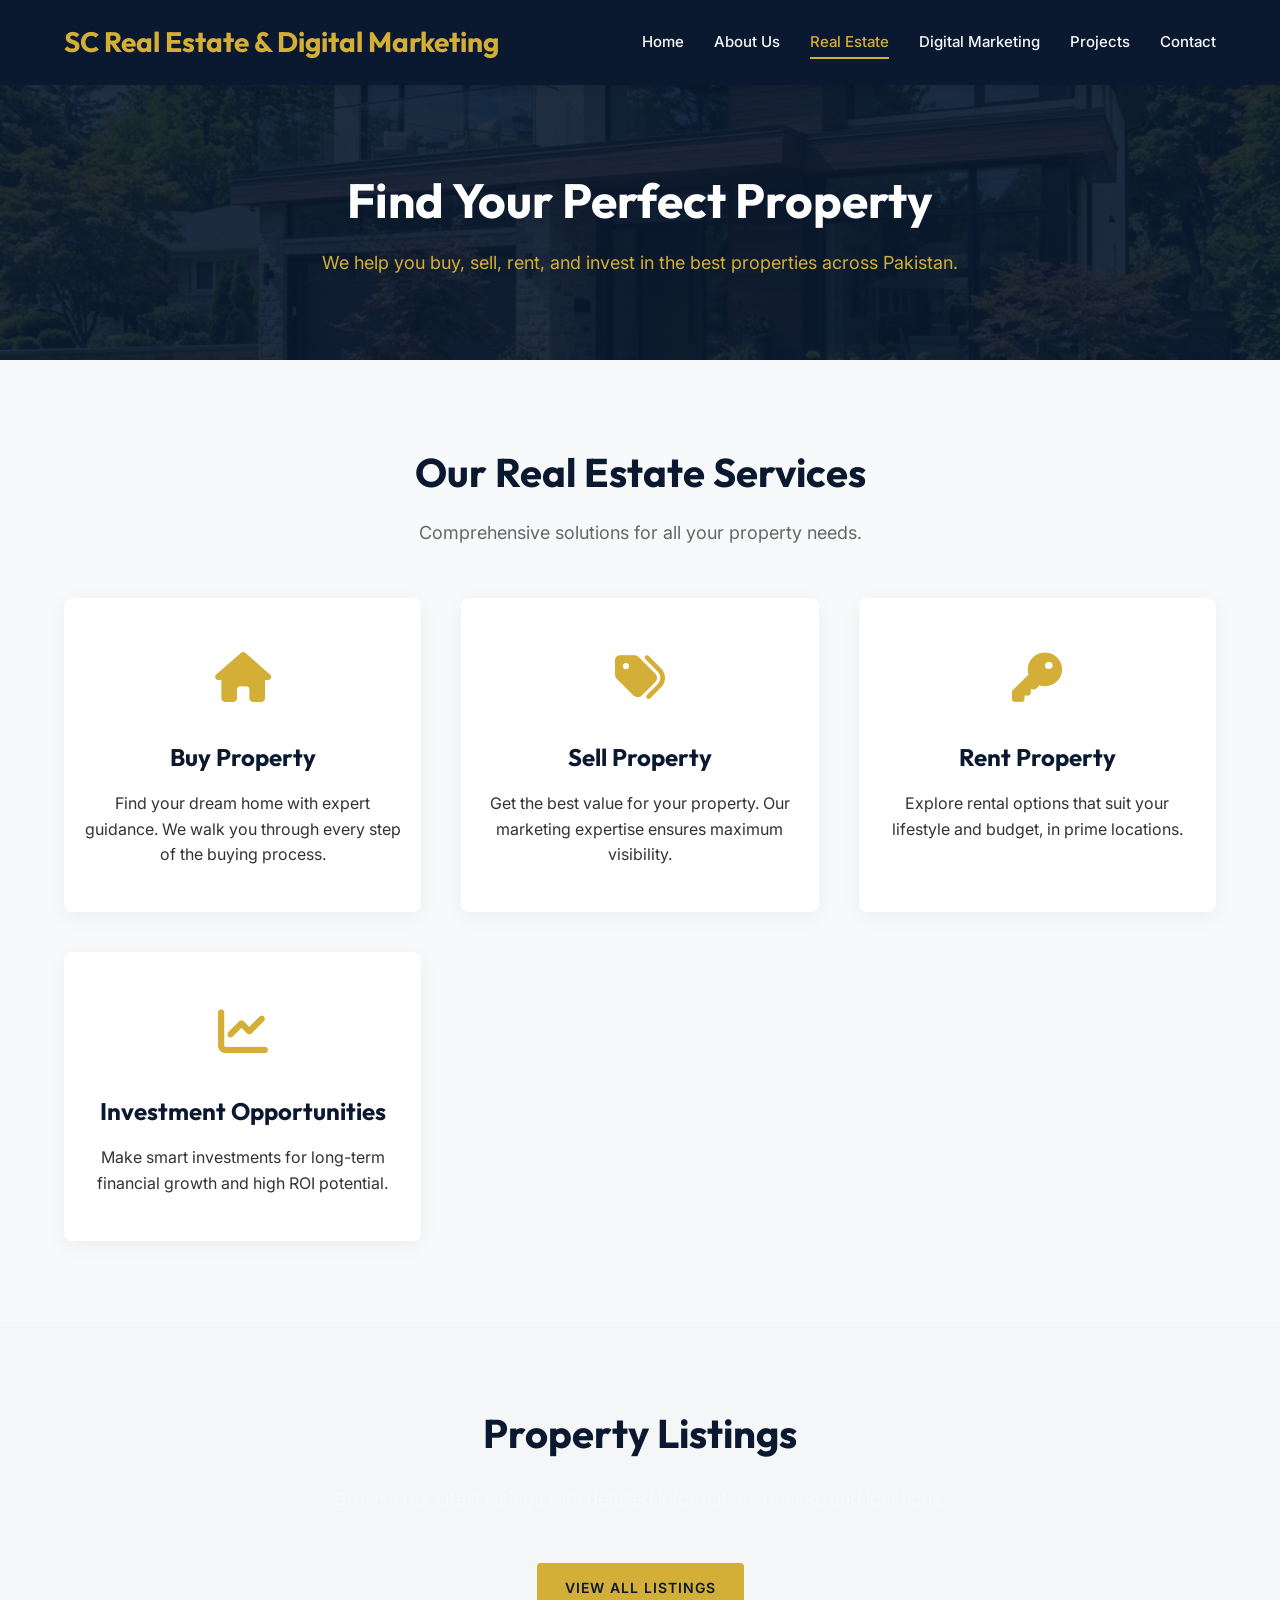
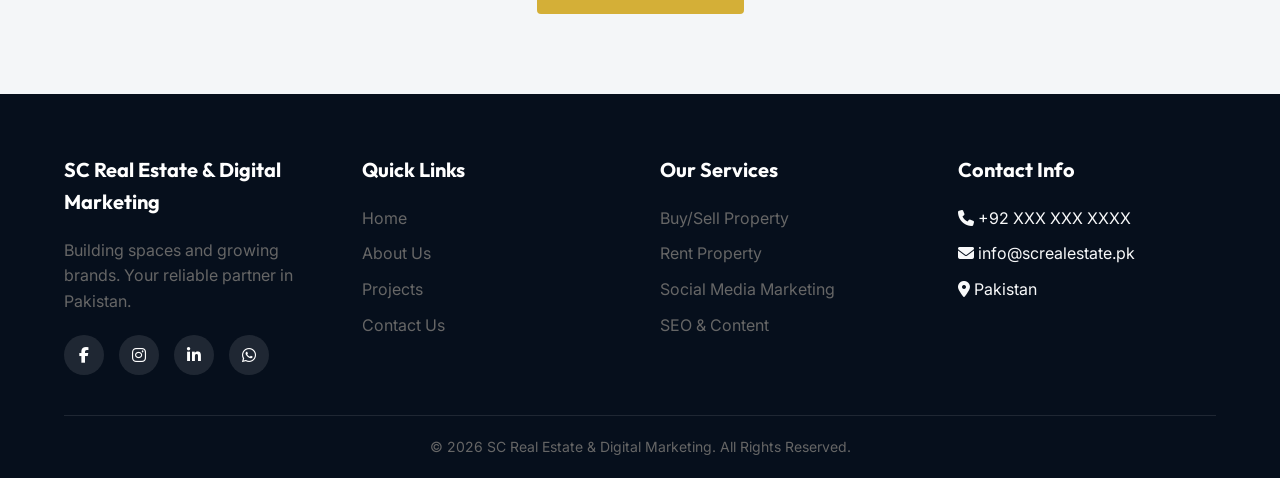
<file: real-estate.html>
<!DOCTYPE html>
<html lang="en">
<head>
  <meta charset="UTF-8">
  <meta name="viewport" content="width=device-width, initial-scale=1.0">
  <title>Real Estate Services | SC Real Estate & Digital Marketing</title>
  <meta name="description" content="Buy, sell, rent, and invest in the best properties across Pakistan with SC Real Estate.">
  <link rel="stylesheet" href="https://cdnjs.cloudflare.com/ajax/libs/font-awesome/6.4.0/css/all.min.css">
  <link rel="stylesheet" href="styles.css">
</head>
<body>

  <!-- Header -->
  <header>
    <a href="index.html" class="logo">
      <h3 style="color: var(--secondary-color);">SC Real Estate & Digital Marketing</h3>
    </a>
    <nav class="nav-links">
      <a href="index.html">Home</a>
      <a href="about.html">About Us</a>
      <a href="real-estate.html" class="active">Real Estate</a>
      <a href="digital-marketing.html">Digital Marketing</a>
      <a href="projects.html">Projects</a>
      <a href="contact.html">Contact</a>
    </nav>
    <button class="mobile-menu-btn"><i class="fas fa-bars"></i></button>
  </header>

  <div class="page-header" style="background: linear-gradient(rgba(10, 25, 47, 0.9), rgba(10, 25, 47, 0.9)), url('assets/images/real_estate_service_1777568043648.png') center/cover;">
    <div class="container">
      <h1>Find Your Perfect Property</h1>
      <p>We help you buy, sell, rent, and invest in the best properties across Pakistan.</p>
    </div>
  </div>

  <section class="section">
    <div class="container">
      <h2 class="section-title">Our Real Estate Services</h2>
      <p class="section-subtitle">Comprehensive solutions for all your property needs.</p>
      
      <div class="services-grid">
        <div class="service-card" style="text-align: center; padding: 40px 20px;">
          <div style="font-size: 50px; color: var(--secondary-color); margin-bottom: 20px;"><i class="fas fa-home"></i></div>
          <h3 style="font-size: 24px; margin-bottom: 15px;">Buy Property</h3>
          <p class="text-muted">Find your dream home with expert guidance. We walk you through every step of the buying process.</p>
        </div>
        <div class="service-card" style="text-align: center; padding: 40px 20px;">
          <div style="font-size: 50px; color: var(--secondary-color); margin-bottom: 20px;"><i class="fas fa-tags"></i></div>
          <h3 style="font-size: 24px; margin-bottom: 15px;">Sell Property</h3>
          <p class="text-muted">Get the best value for your property. Our marketing expertise ensures maximum visibility.</p>
        </div>
        <div class="service-card" style="text-align: center; padding: 40px 20px;">
          <div style="font-size: 50px; color: var(--secondary-color); margin-bottom: 20px;"><i class="fas fa-key"></i></div>
          <h3 style="font-size: 24px; margin-bottom: 15px;">Rent Property</h3>
          <p class="text-muted">Explore rental options that suit your lifestyle and budget, in prime locations.</p>
        </div>
        <div class="service-card" style="text-align: center; padding: 40px 20px;">
          <div style="font-size: 50px; color: var(--secondary-color); margin-bottom: 20px;"><i class="fas fa-chart-line"></i></div>
          <h3 style="font-size: 24px; margin-bottom: 15px;">Investment Opportunities</h3>
          <p class="text-muted">Make smart investments for long-term financial growth and high ROI potential.</p>
        </div>
      </div>
    </div>
  </section>

  <!-- CTA -->
  <section class="cta" style="background-color: var(--bg-light); color: var(--text-dark);">
    <div class="container">
      <h2 style="color: var(--primary-color);">Property Listings</h2>
      <p class="text-muted">Browse our latest listings with detailed information, pricing, and locations.</p>
      <a href="projects.html" class="btn btn-primary" style="margin-top: 20px;">View All Listings</a>
    </div>
  </section>

  <!-- Footer -->
  <footer>
    <div class="container">
      <div class="footer-grid">
        <div class="footer-col">
          <h4>SC Real Estate & Digital Marketing</h4>
          <p>Building spaces and growing brands. Your reliable partner in Pakistan.</p>
          <div class="social-links">
            <a href="#"><i class="fab fa-facebook-f"></i></a>
            <a href="#"><i class="fab fa-instagram"></i></a>
            <a href="#"><i class="fab fa-linkedin-in"></i></a>
            <a href="#"><i class="fab fa-whatsapp"></i></a>
          </div>
        </div>
        <div class="footer-col">
          <h4>Quick Links</h4>
          <ul class="footer-links">
            <li><a href="index.html">Home</a></li>
            <li><a href="about.html">About Us</a></li>
            <li><a href="projects.html">Projects</a></li>
            <li><a href="contact.html">Contact Us</a></li>
          </ul>
        </div>
        <div class="footer-col">
          <h4>Our Services</h4>
          <ul class="footer-links">
            <li><a href="real-estate.html">Buy/Sell Property</a></li>
            <li><a href="real-estate.html">Rent Property</a></li>
            <li><a href="digital-marketing.html">Social Media Marketing</a></li>
            <li><a href="digital-marketing.html">SEO & Content</a></li>
          </ul>
        </div>
        <div class="footer-col">
          <h4>Contact Info</h4>
          <ul class="footer-links">
            <li><i class="fas fa-phone"></i> +92 XXX XXX XXXX</li>
            <li><i class="fas fa-envelope"></i> info@screalestate.pk</li>
            <li><i class="fas fa-map-marker-alt"></i> Pakistan</li>
          </ul>
        </div>
      </div>
      <div class="footer-bottom">
        &copy; 2026 SC Real Estate & Digital Marketing. All Rights Reserved.
      </div>
    </div>
  </footer>

  <script src="main.js"></script>
</body>
</html>
</file>
<file: styles.css>
/* Google Fonts */
@import url('https://fonts.googleapis.com/css2?family=Outfit:wght@300;400;500;600;700;800&family=Inter:wght@300;400;500;600;700&display=swap');

:root {
  /* Colors */
  --primary-color: #0A192F; /* Navy Blue */
  --secondary-color: #D4AF37; /* Gold */
  --accent-color: #F8F9FA; /* Off-White/Light Gray */
  --text-dark: #333333;
  --text-light: #F8F9FA;
  --text-muted: #666666;
  --white: #FFFFFF;
  --bg-light: #F4F6F8;
  --bg-dark: #112240;

  /* Typography */
  --font-heading: 'Outfit', sans-serif;
  --font-body: 'Inter', sans-serif;

  /* Spacing */
  --section-padding: 80px 5%;
  --border-radius: 8px;
  --transition: all 0.3s ease;
}

* {
  margin: 0;
  padding: 0;
  box-sizing: border-box;
}

body {
  font-family: var(--font-body);
  color: var(--text-dark);
  line-height: 1.6;
  background-color: var(--accent-color);
  overflow-x: hidden;
}

h1, h2, h3, h4, h5, h6 {
  font-family: var(--font-heading);
  color: var(--primary-color);
  font-weight: 700;
}

a {
  text-decoration: none;
  color: inherit;
  transition: var(--transition);
}

ul {
  list-style: none;
}

img {
  max-width: 100%;
  display: block;
}

/* Utilities */
.container {
  width: 100%;
  max-width: 1200px;
  margin: 0 auto;
}

.text-center { text-align: center; }
.text-gold { color: var(--secondary-color); }
.text-white { color: var(--white) !important; }

/* Buttons */
.btn {
  display: inline-block;
  padding: 14px 28px;
  border-radius: 4px;
  font-weight: 600;
  text-transform: uppercase;
  letter-spacing: 1px;
  cursor: pointer;
  transition: var(--transition);
  border: none;
  font-family: var(--font-body);
  font-size: 14px;
}

.btn-primary {
  background-color: var(--secondary-color);
  color: var(--primary-color);
}

.btn-primary:hover {
  background-color: #E5C354;
  transform: translateY(-2px);
  box-shadow: 0 4px 12px rgba(212, 175, 55, 0.3);
}

.btn-outline {
  background-color: transparent;
  border: 2px solid var(--secondary-color);
  color: var(--secondary-color);
}

.btn-outline:hover {
  background-color: var(--secondary-color);
  color: var(--primary-color);
  transform: translateY(-2px);
}

/* Header */
header {
  position: fixed;
  top: 0;
  left: 0;
  width: 100%;
  padding: 20px 5%;
  display: flex;
  justify-content: space-between;
  align-items: center;
  z-index: 1000;
  background-color: var(--primary-color);
  box-shadow: 0 2px 10px rgba(0,0,0,0.1);
  transition: var(--transition);
}

.logo {
  font-family: var(--font-heading);
  font-size: 24px;
  font-weight: 800;
  color: var(--white);
  display: flex;
  align-items: center;
  gap: 10px;
}

.logo span {
  color: var(--secondary-color);
}

.logo img {
  height: 90px;
}

.nav-links {
  display: flex;
  gap: 30px;
}

.nav-links a {
  color: var(--text-light);
  font-weight: 500;
  position: relative;
  font-size: 15px;
}

.nav-links a::after {
  content: '';
  position: absolute;
  bottom: -5px;
  left: 0;
  width: 0;
  height: 2px;
  background-color: var(--secondary-color);
  transition: var(--transition);
}

.nav-links a:hover::after, .nav-links a.active::after {
  width: 100%;
}

.nav-links a:hover, .nav-links a.active {
  color: var(--secondary-color);
}

.mobile-menu-btn {
  display: none;
  background: none;
  border: none;
  color: var(--white);
  font-size: 24px;
  cursor: pointer;
}

/* Hero Section */
.hero {
  height: 100vh;
  min-height: 600px;
  display: flex;
  align-items: center;
  position: relative;
  padding: 0 5%;
  margin-top: 80px; /* header offset */
  background: linear-gradient(rgba(10, 25, 47, 0.8), rgba(10, 25, 47, 0.8)), url('assets/images/hero_bg_1777567680538.png') center/cover;
}

.hero-content {
  max-width: 800px;
  z-index: 2;
}

.hero h1 {
  font-size: 64px;
  color: var(--white);
  margin-bottom: 20px;
  line-height: 1.1;
}

.hero h1 span {
  color: var(--secondary-color);
}

.hero p {
  font-size: 20px;
  color: var(--text-light);
  margin-bottom: 40px;
  max-width: 600px;
}

.hero-btns {
  display: flex;
  gap: 20px;
}

/* Section Shared Styles */
.section {
  padding: var(--section-padding);
}

.section-title {
  text-align: center;
  font-size: 40px;
  margin-bottom: 15px;
}

.section-subtitle {
  text-align: center;
  color: var(--text-muted);
  margin-bottom: 50px;
  font-size: 18px;
  max-width: 700px;
  margin-left: auto;
  margin-right: auto;
}

/* Services Section */
.services-grid {
  display: grid;
  grid-template-columns: repeat(auto-fit, minmax(300px, 1fr));
  gap: 40px;
  margin-top: 40px;
}

.service-card {
  background: var(--white);
  border-radius: var(--border-radius);
  overflow: hidden;
  box-shadow: 0 5px 20px rgba(0,0,0,0.05);
  transition: var(--transition);
  border-bottom: 4px solid transparent;
}

.service-card:hover {
  transform: translateY(-10px);
  border-bottom: 4px solid var(--secondary-color);
  box-shadow: 0 15px 30px rgba(0,0,0,0.1);
}

.service-img {
  height: 200px;
  width: 100%;
  object-fit: cover;
}

.service-content {
  padding: 30px;
}

.service-content h3 {
  font-size: 24px;
  margin-bottom: 15px;
}

.service-list {
  margin-bottom: 20px;
}

.service-list li {
  margin-bottom: 10px;
  display: flex;
  align-items: center;
  gap: 10px;
  color: var(--text-muted);
}

.service-list li i {
  color: var(--secondary-color);
}

/* Why Choose Us */
.why-choose-us {
  background-color: var(--bg-dark);
  color: var(--white);
}

.why-choose-us .section-title {
  color: var(--white);
}

.features-grid {
  display: grid;
  grid-template-columns: repeat(auto-fit, minmax(250px, 1fr));
  gap: 30px;
}

.feature-item {
  text-align: center;
  padding: 30px;
  background: rgba(255, 255, 255, 0.05);
  border-radius: var(--border-radius);
  border: 1px solid rgba(255, 255, 255, 0.1);
  transition: var(--transition);
}

.feature-item:hover {
  background: rgba(255, 255, 255, 0.1);
  transform: translateY(-5px);
}

.feature-icon {
  font-size: 40px;
  color: var(--secondary-color);
  margin-bottom: 20px;
}

.feature-item h4 {
  color: var(--white);
  font-size: 20px;
  margin-bottom: 10px;
}

/* Featured Properties */
.properties-grid {
  display: grid;
  grid-template-columns: repeat(auto-fit, minmax(300px, 1fr));
  gap: 30px;
}

.property-card {
  background: var(--white);
  border-radius: var(--border-radius);
  overflow: hidden;
  box-shadow: 0 5px 15px rgba(0,0,0,0.05);
  transition: var(--transition);
}

.property-card:hover {
  box-shadow: 0 15px 30px rgba(0,0,0,0.1);
  transform: translateY(-5px);
}

.property-img-wrapper {
  position: relative;
  height: 220px;
}

.property-img {
  width: 100%;
  height: 100%;
  object-fit: cover;
}

.property-tag {
  position: absolute;
  top: 15px;
  left: 15px;
  background: var(--secondary-color);
  color: var(--primary-color);
  padding: 5px 12px;
  font-size: 12px;
  font-weight: 700;
  border-radius: 4px;
}

.property-content {
  padding: 25px;
}

.property-price {
  font-size: 24px;
  color: var(--primary-color);
  font-weight: 700;
  margin-bottom: 10px;
  font-family: var(--font-heading);
}

.property-title {
  font-size: 18px;
  margin-bottom: 10px;
}

.property-location {
  color: var(--text-muted);
  font-size: 14px;
  margin-bottom: 15px;
  display: flex;
  align-items: center;
  gap: 5px;
}

.property-meta {
  display: flex;
  justify-content: space-between;
  border-top: 1px solid #eee;
  padding-top: 15px;
  color: var(--text-muted);
  font-size: 14px;
}

/* Testimonials */
.testimonials {
  background-color: var(--bg-light);
}

.testimonial-grid {
  display: grid;
  grid-template-columns: repeat(auto-fit, minmax(300px, 1fr));
  gap: 30px;
}

.testimonial-card {
  background: var(--white);
  padding: 40px;
  border-radius: var(--border-radius);
  box-shadow: 0 5px 15px rgba(0,0,0,0.03);
  position: relative;
}

.quote-icon {
  position: absolute;
  top: 20px;
  right: 20px;
  font-size: 40px;
  color: rgba(212, 175, 55, 0.2);
}

.testimonial-text {
  font-size: 16px;
  font-style: italic;
  margin-bottom: 20px;
  color: var(--text-dark);
}

.testimonial-author {
  font-weight: 600;
  color: var(--primary-color);
}

/* Call to Action */
.cta {
  background: var(--primary-color);
  padding: 80px 5%;
  text-align: center;
}

.cta h2 {
  color: var(--white);
  font-size: 40px;
  margin-bottom: 20px;
}

.cta p {
  color: var(--text-light);
  font-size: 18px;
  margin-bottom: 30px;
}

/* Footer */
footer {
  background: #060f1c;
  color: var(--text-light);
  padding: 60px 5% 20px;
}

.footer-grid {
  display: grid;
  grid-template-columns: repeat(auto-fit, minmax(200px, 1fr));
  gap: 40px;
  margin-bottom: 40px;
}

.footer-col h4 {
  color: var(--white);
  font-size: 20px;
  margin-bottom: 20px;
}

.footer-col p {
  color: var(--text-muted);
  margin-bottom: 15px;
}

.footer-links li {
  margin-bottom: 10px;
}

.footer-links a {
  color: var(--text-muted);
}

.footer-links a:hover {
  color: var(--secondary-color);
}

.social-links {
  display: flex;
  gap: 15px;
  margin-top: 20px;
}

.social-links a {
  display: inline-flex;
  align-items: center;
  justify-content: center;
  width: 40px;
  height: 40px;
  border-radius: 50%;
  background: rgba(255, 255, 255, 0.1);
  color: var(--white);
  transition: var(--transition);
}

.social-links a:hover {
  background: var(--secondary-color);
  color: var(--primary-color);
}

.footer-bottom {
  text-align: center;
  padding-top: 20px;
  border-top: 1px solid rgba(255, 255, 255, 0.1);
  color: var(--text-muted);
  font-size: 14px;
}

/* Inner Pages Header Overlay */
.page-header {
  height: 40vh;
  min-height: 300px;
  display: flex;
  align-items: center;
  justify-content: center;
  text-align: center;
  background: linear-gradient(rgba(10, 25, 47, 0.9), rgba(10, 25, 47, 0.9)), var(--primary-color);
  color: var(--white);
  padding-top: 80px;
}

.page-header h1 {
  font-size: 48px;
  color: var(--white);
  margin-bottom: 10px;
}

.page-header p {
  font-size: 18px;
  color: var(--secondary-color);
}

/* About Page */
.about-content {
  display: grid;
  grid-template-columns: 1fr 1fr;
  gap: 50px;
  align-items: center;
}

.about-text h2 {
  font-size: 36px;
  margin-bottom: 20px;
}

.about-text p {
  margin-bottom: 15px;
  color: var(--text-muted);
}

.about-img {
  border-radius: var(--border-radius);
  box-shadow: 20px 20px 0px var(--secondary-color);
}

/* Contact Page */
.contact-wrapper {
  display: grid;
  grid-template-columns: 1fr 2fr;
  gap: 50px;
}

.contact-info-item {
  display: flex;
  gap: 15px;
  margin-bottom: 30px;
}

.contact-info-icon {
  width: 50px;
  height: 50px;
  background: rgba(212, 175, 55, 0.1);
  color: var(--secondary-color);
  display: flex;
  align-items: center;
  justify-content: center;
  border-radius: 50%;
  font-size: 20px;
  flex-shrink: 0;
}

.contact-info-content h4 {
  margin-bottom: 5px;
  font-size: 18px;
}

.contact-info-content p {
  color: var(--text-muted);
}

.contact-form {
  background: var(--white);
  padding: 40px;
  border-radius: var(--border-radius);
  box-shadow: 0 5px 20px rgba(0,0,0,0.05);
}

.form-group {
  margin-bottom: 20px;
}

.form-control {
  width: 100%;
  padding: 15px;
  border: 1px solid #ddd;
  border-radius: 4px;
  font-family: var(--font-body);
  font-size: 16px;
  transition: var(--transition);
}

.form-control:focus {
  outline: none;
  border-color: var(--secondary-color);
  box-shadow: 0 0 0 3px rgba(212, 175, 55, 0.1);
}

textarea.form-control {
  resize: vertical;
  min-height: 150px;
}

/* Responsive */
@media (max-width: 992px) {
  .hero h1 { font-size: 48px; }
  .about-content, .contact-wrapper { grid-template-columns: 1fr; }
  .about-img { margin-top: 30px; }
}

@media (max-width: 768px) {
  .nav-links {
    position: fixed;
    top: 80px;
    left: -100%;
    width: 100%;
    height: calc(100vh - 80px);
    background: var(--primary-color);
    flex-direction: column;
    align-items: center;
    padding-top: 50px;
    transition: var(--transition);
  }
  .nav-links.active { left: 0; }
  .mobile-menu-btn { display: block; }
  .hero h1 { font-size: 36px; }
  .hero-btns { flex-direction: column; }
  .section-title { font-size: 32px; }
}
</file>
